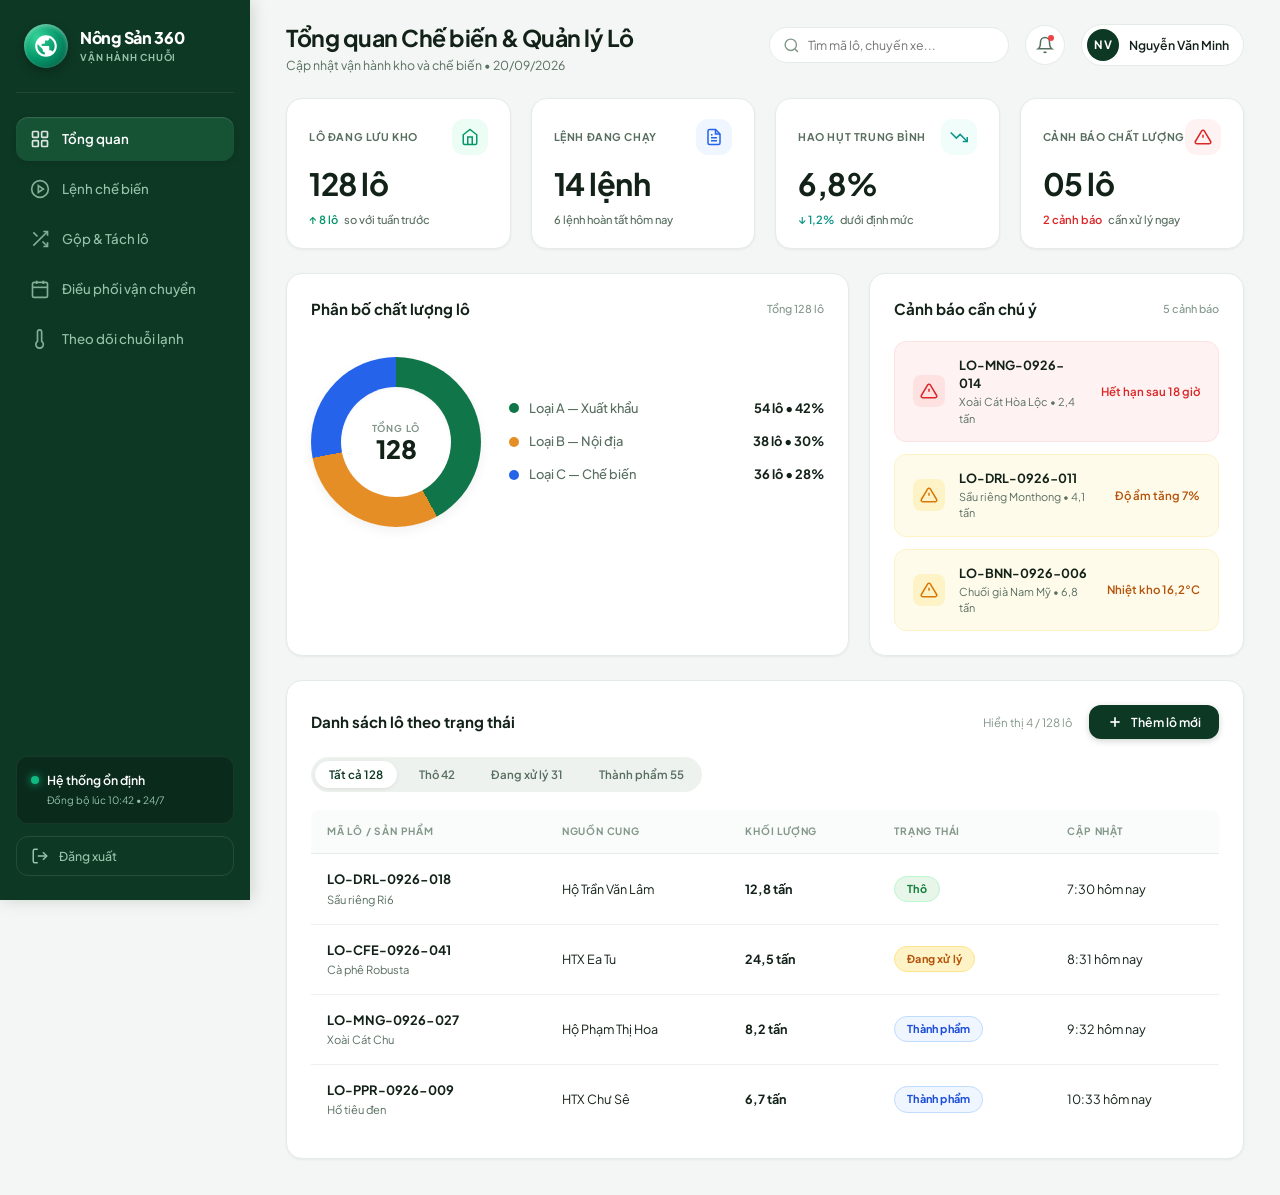
<file: frontend/src/index.html>
<!DOCTYPE html>
<html lang="vi">
<head>
  <meta charset="UTF-8">
  <meta name="viewport" content="width=device-width, initial-scale=1.0">
  <title>Tổng quan Chế biến & Quản lý Lô | Nông Sản 360</title>
  <meta name="description" content="Bảng điều khiển tổng quan vận hành chuỗi nông sản, chế biến và quản lý lô hàng">
  <link rel="stylesheet" href="styles/style.css">
</head>
<body>

  <div class="app-shell">
    <!-- SIDEBAR NAVIGATION -->
    <aside class="sidebar">
      <div class="brand-wrapper">
        <div class="brand-logo">
          <!-- Sprout Leaf Emblem SVG -->
          <svg viewBox="0 0 24 24" fill="currentColor">
            <path d="M12 2C6.48 2 2 6.48 2 12s4.48 10 10 10 10-4.48 10-10S17.52 2 12 2zm-1 17.93c-3.95-.49-7-3.85-7-7.93 0-.62.08-1.21.21-1.79L9 15v1c0 1.1.9 2 2 2v1.93zm6.9-2.54c-.26-.81-1-1.39-1.9-1.39h-1v-3c0-.55-.45-1-1-1H8v-2h2c.55 0 1-.45 1-1V7h2c1.1 0 2-.9 2-2v-.41c2.93 1.19 5 4.06 5 7.41 0 2.08-.8 3.97-2.1 5.39z"/>
          </svg>
        </div>
        <div class="brand-info">
          <span class="brand-name">Nông Sản 360</span>
          <span class="brand-tagline">VẬN HÀNH CHUỖI</span>
        </div>
      </div>

      <nav class="sidebar-nav">
        <!-- 1. Tổng quan -->
        <a href="index.html" class="nav-link active">
          <svg viewBox="0 0 24 24" fill="none" stroke="currentColor" stroke-width="2">
            <rect x="3" y="3" width="7" height="7" rx="1"></rect>
            <rect x="14" y="3" width="7" height="7" rx="1"></rect>
            <rect x="14" y="14" width="7" height="7" rx="1"></rect>
            <rect x="3" y="14" width="7" height="7" rx="1"></rect>
          </svg>
          <span>Tổng quan</span>
        </a>

        <!-- 2. Lệnh chế biến -->
        <a href="pages/che-bien.html" class="nav-link">
          <svg viewBox="0 0 24 24" fill="none" stroke="currentColor" stroke-width="2">
            <circle cx="12" cy="12" r="10"></circle>
            <polygon points="10 8 16 12 10 16 10 8"></polygon>
          </svg>
          <span>Lệnh chế biến</span>
        </a>

        <!-- 3. Gộp & Tách lô -->
        <a href="pages/gop-tach-lo.html" class="nav-link">
          <svg viewBox="0 0 24 24" fill="none" stroke="currentColor" stroke-width="2">
            <polyline points="16 3 21 3 21 8"></polyline>
            <line x1="4" y1="20" x2="21" y2="3"></line>
            <polyline points="21 16 21 21 16 21"></polyline>
            <line x1="15" y1="15" x2="21" y2="21"></line>
            <line x1="4" y1="4" x2="9" y2="9"></line>
          </svg>
          <span>Gộp & Tách lô</span>
        </a>

        <!-- 4. Điều phối vận chuyển -->
        <a href="pages/dieu-phoi.html" class="nav-link">
          <svg viewBox="0 0 24 24" fill="none" stroke="currentColor" stroke-width="2">
            <rect x="3" y="4" width="18" height="18" rx="2" ry="2"></rect>
            <line x1="16" y1="2" x2="16" y2="6"></line>
            <line x1="8" y1="2" x2="8" y2="6"></line>
            <line x1="3" y1="10" x2="21" y2="10"></line>
          </svg>
          <span>Điều phối vận chuyển</span>
        </a>

        <!-- 5. Theo dõi chuỗi lạnh -->
        <a href="pages/chuoi-lanh.html" class="nav-link">
          <svg viewBox="0 0 24 24" fill="none" stroke="currentColor" stroke-width="2">
            <path d="M14 14.76V3.5a2.5 2.5 0 0 0-5 0v11.26a4.5 4.5 0 1 0 5 0z"></path>
          </svg>
          <span>Theo dõi chuỗi lạnh</span>
        </a>
      </nav>

      <!-- Sidebar Footer -->
      <div class="sidebar-footer">
        <div class="system-status-card">
          <div class="status-indicator">
            <span class="status-dot"></span>
            <span>Hệ thống ổn định</span>
          </div>
          <div class="status-time">Đồng bộ lúc 10:42 • 24/7</div>
        </div>

        <a href="login.html" id="logout-btn" class="sidebar-logout-btn" title="Đăng xuất khỏi hệ thống">
          <svg viewBox="0 0 24 24" fill="none" stroke="currentColor" stroke-width="2">
            <path d="M9 21H5a2 2 0 0 1-2-2V5a2 2 0 0 1 2-2h4"></path>
            <polyline points="16 17 21 12 16 7"></polyline>
            <line x1="21" y1="12" x2="9" y2="12"></line>
          </svg>
          <span>Đăng xuất</span>
        </a>
      </div>
    </aside>

    <!-- MAIN WRAPPER -->
    <div class="main-wrapper">
      <!-- TOPBAR HEADER -->
      <header class="top-header">
        <div class="header-title-group">
          <h1>Tổng quan Chế biến & Quản lý Lô</h1>
          <p>Cập nhật vận hành kho và chế biến • 20/09/2026</p>
        </div>

        <div class="header-actions">
          <div class="search-box">
            <svg class="search-icon" viewBox="0 0 24 24" fill="none" stroke="currentColor" stroke-width="2">
              <circle cx="11" cy="11" r="8"></circle>
              <line x1="21" y1="21" x2="16.65" y2="16.65"></line>
            </svg>
            <input type="text" class="search-input" placeholder="Tìm mã lô, chuyến xe...">
          </div>

          <button class="icon-button" title="Thông báo hệ thống">
            <svg width="18" height="18" viewBox="0 0 24 24" fill="none" stroke="currentColor" stroke-width="2">
              <path d="M18 8A6 6 0 0 0 6 8c0 7-3 9-3 9h18s-3-2-3-9"></path>
              <path d="M13.73 21a2 2 0 0 1-3.46 0"></path>
            </svg>
            <span class="notification-badge-dot"></span>
          </button>

          <div class="user-profile-badge" title="Tài khoản cá nhân">
            <div class="user-avatar-circle">NV</div>
            <span class="user-profile-name">Nguyễn Văn Minh</span>
          </div>
        </div>
      </header>

      <!-- MAIN PAGE CONTENT -->
      <main class="page-content">
        <!-- 1. KPI 4 CARDS -->
        <section class="kpi-grid" aria-label="Chỉ số chính">
          <!-- Card 1 -->
          <div class="kpi-card">
            <div class="kpi-header">
              <span class="kpi-label">Lô đang lưu kho</span>
              <div class="kpi-icon-pill kpi-icon-green">
                <svg viewBox="0 0 24 24" fill="none" stroke="currentColor" stroke-width="2">
                  <path d="M3 9l9-7 9 7v11a2 2 0 0 1-2 2H5a2 2 0 0 1-2-2z"></path>
                  <polyline points="9 22 9 12 15 12 15 22"></polyline>
                </svg>
              </div>
            </div>
            <div class="kpi-value">128 lô</div>
            <div class="kpi-trend">
              <span class="trend-up">↑ 8 lô</span>
              <span>so với tuần trước</span>
            </div>
          </div>

          <!-- Card 2 -->
          <div class="kpi-card">
            <div class="kpi-header">
              <span class="kpi-label">Lệnh đang chạy</span>
              <div class="kpi-icon-pill kpi-icon-blue">
                <svg viewBox="0 0 24 24" fill="none" stroke="currentColor" stroke-width="2">
                  <path d="M14 2H6a2 2 0 0 0-2 2v16a2 2 0 0 0 2 2h12a2 2 0 0 0 2-2V8z"></path>
                  <polyline points="14 2 14 8 20 8"></polyline>
                  <line x1="16" y1="13" x2="8" y2="13"></line>
                  <line x1="16" y1="17" x2="8" y2="17"></line>
                  <polyline points="10 9 9 9 8 9"></polyline>
                </svg>
              </div>
            </div>
            <div class="kpi-value">14 lệnh</div>
            <div class="kpi-trend">
              <span>6 lệnh hoàn tất hôm nay</span>
            </div>
          </div>

          <!-- Card 3 -->
          <div class="kpi-card">
            <div class="kpi-header">
              <span class="kpi-label">Hao hụt trung bình</span>
              <div class="kpi-icon-pill kpi-icon-teal">
                <svg viewBox="0 0 24 24" fill="none" stroke="currentColor" stroke-width="2">
                  <polyline points="23 18 13.5 8.5 8.5 13.5 1 6"></polyline>
                  <polyline points="17 18 23 18 23 12"></polyline>
                </svg>
              </div>
            </div>
            <div class="kpi-value">6,8%</div>
            <div class="kpi-trend">
              <span class="trend-down">↓ 1,2%</span>
              <span>dưới định mức</span>
            </div>
          </div>

          <!-- Card 4 -->
          <div class="kpi-card">
            <div class="kpi-header">
              <span class="kpi-label">Cảnh báo chất lượng</span>
              <div class="kpi-icon-pill kpi-icon-red">
                <svg viewBox="0 0 24 24" fill="none" stroke="currentColor" stroke-width="2">
                  <path d="M10.29 3.86L1.82 18a2 2 0 0 0 1.71 3h16.94a2 2 0 0 0 1.71-3L13.71 3.86a2 2 0 0 0-3.42 0z"></path>
                  <line x1="12" y1="9" x2="12" y2="13"></line>
                  <line x1="12" y1="17" x2="12.01" y2="17"></line>
                </svg>
              </div>
            </div>
            <div class="kpi-value">05 lô</div>
            <div class="kpi-trend">
              <span class="trend-alert">2 cảnh báo</span>
              <span>cần xử lý ngay</span>
            </div>
          </div>
        </section>

        <!-- 2. MIDDLE 2-COLUMN SECTION: DONUT CHART & ALERTS -->
        <section class="dashboard-middle-grid">
          <!-- Phân bố chất lượng lô (Donut Chart Pure CSS) -->
          <div class="content-card">
            <div class="card-title-row">
              <h2 class="card-title">Phân bố chất lượng lô</h2>
              <span class="card-subtitle-badge">Tổng 128 lô</span>
            </div>

            <div class="chart-container">
              <div class="donut-chart-wrapper">
                <div class="donut-hole">
                  <span class="donut-label-small">TỔNG LÔ</span>
                  <span class="donut-label-large">128</span>
                </div>
              </div>

              <div class="chart-legend">
                <div class="legend-item">
                  <div class="legend-info">
                    <span class="legend-color-dot dot-green"></span>
                    <span class="legend-name">Loại A — Xuất khẩu</span>
                  </div>
                  <span class="legend-value">54 lô • 42%</span>
                </div>

                <div class="legend-item">
                  <div class="legend-info">
                    <span class="legend-color-dot dot-orange"></span>
                    <span class="legend-name">Loại B — Nội địa</span>
                  </div>
                  <span class="legend-value">38 lô • 30%</span>
                </div>

                <div class="legend-item">
                  <div class="legend-info">
                    <span class="legend-color-dot dot-blue"></span>
                    <span class="legend-name">Loại C — Chế biến</span>
                  </div>
                  <span class="legend-value">36 lô • 28%</span>
                </div>
              </div>
            </div>
          </div>

          <!-- Cảnh báo cần chú ý -->
          <div class="content-card">
            <div class="card-title-row">
              <h2 class="card-title">Cảnh báo cần chú ý</h2>
              <span class="card-subtitle-badge">5 cảnh báo</span>
            </div>

            <div class="alert-items-list">
              <!-- Cảnh báo 1 (Đỏ) -->
              <div class="alert-item-card alert-red">
                <div class="alert-left">
                  <div class="alert-icon-box">
                    <svg viewBox="0 0 24 24" fill="none" stroke="currentColor" stroke-width="2">
                      <path d="M10.29 3.86L1.82 18a2 2 0 0 0 1.71 3h16.94a2 2 0 0 0 1.71-3L13.71 3.86a2 2 0 0 0-3.42 0z"></path>
                      <line x1="12" y1="9" x2="12" y2="13"></line>
                      <line x1="12" y1="17" x2="12.01" y2="17"></line>
                    </svg>
                  </div>
                  <div>
                    <div class="alert-title-main">LO-MNG-0926-014</div>
                    <div class="alert-title-sub">Xoài Cát Hòa Lộc • 2,4 tấn</div>
                  </div>
                </div>
                <div class="alert-right-badge">Hết hạn sau 18 giờ</div>
              </div>

              <!-- Cảnh báo 2 (Vàng) -->
              <div class="alert-item-card alert-yellow">
                <div class="alert-left">
                  <div class="alert-icon-box">
                    <svg viewBox="0 0 24 24" fill="none" stroke="currentColor" stroke-width="2">
                      <path d="M10.29 3.86L1.82 18a2 2 0 0 0 1.71 3h16.94a2 2 0 0 0 1.71-3L13.71 3.86a2 2 0 0 0-3.42 0z"></path>
                      <line x1="12" y1="9" x2="12" y2="13"></line>
                      <line x1="12" y1="17" x2="12.01" y2="17"></line>
                    </svg>
                  </div>
                  <div>
                    <div class="alert-title-main">LO-DRL-0926-011</div>
                    <div class="alert-title-sub">Sầu riêng Monthong • 4,1 tấn</div>
                  </div>
                </div>
                <div class="alert-right-badge">Độ ẩm tăng 7%</div>
              </div>

              <!-- Cảnh báo 3 (Vàng) -->
              <div class="alert-item-card alert-yellow">
                <div class="alert-left">
                  <div class="alert-icon-box">
                    <svg viewBox="0 0 24 24" fill="none" stroke="currentColor" stroke-width="2">
                      <path d="M10.29 3.86L1.82 18a2 2 0 0 0 1.71 3h16.94a2 2 0 0 0 1.71-3L13.71 3.86a2 2 0 0 0-3.42 0z"></path>
                      <line x1="12" y1="9" x2="12" y2="13"></line>
                      <line x1="12" y1="17" x2="12.01" y2="17"></line>
                    </svg>
                  </div>
                  <div>
                    <div class="alert-title-main">LO-BNN-0926-006</div>
                    <div class="alert-title-sub">Chuối già Nam Mỹ • 6,8 tấn</div>
                  </div>
                </div>
                <div class="alert-right-badge">Nhiệt kho 16,2°C</div>
              </div>
            </div>
          </div>
        </section>

        <!-- 3. BOTTOM SECTION: DANH SÁCH LÔ THEO TRẠNG THÁI -->
        <section class="content-card">
          <div class="table-section-header">
            <div>
              <h2 class="card-title">Danh sách lô theo trạng thái</h2>
            </div>

            <div class="table-action-group">
              <span class="table-count-text">Hiển thị 4 / 128 lô</span>
              <button class="btn-primary">
                <svg width="16" height="16" viewBox="0 0 24 24" fill="none" stroke="currentColor" stroke-width="2.5">
                  <line x1="12" y1="5" x2="12" y2="19"></line>
                  <line x1="5" y1="12" x2="19" y2="12"></line>
                </svg>
                <span>Thêm lô mới</span>
              </button>
            </div>
          </div>

          <!-- Filter Pills Row -->
          <div style="margin-bottom: 18px;">
            <div class="filter-pills-group" style="display: inline-flex;">
              <button class="filter-pill active">Tất cả 128</button>
              <button class="filter-pill">Thô 42</button>
              <button class="filter-pill">Đang xử lý 31</button>
              <button class="filter-pill">Thành phẩm 55</button>
            </div>
          </div>

          <!-- Data Table -->
          <div class="table-responsive">
            <table class="custom-table">
              <thead>
                <tr>
                  <th>Mã lô / Sản phẩm</th>
                  <th>Nguồn cung</th>
                  <th>Khối lượng</th>
                  <th>Trạng thái</th>
                  <th>Cập nhật</th>
                </tr>
              </thead>
              <tbody>
                <!-- Row 1 -->
                <tr>
                  <td>
                    <div class="table-code-cell">
                      <span class="item-code">LO-DRL-0926-018</span>
                      <span class="item-subname">Sầu riêng Ri6</span>
                    </div>
                  </td>
                  <td>Hộ Trần Văn Lâm</td>
                  <td><strong>12,8 tấn</strong></td>
                  <td><span class="status-badge badge-green">Thô</span></td>
                  <td>7:30 hôm nay</td>
                </tr>

                <!-- Row 2 -->
                <tr>
                  <td>
                    <div class="table-code-cell">
                      <span class="item-code">LO-CFE-0926-041</span>
                      <span class="item-subname">Cà phê Robusta</span>
                    </div>
                  </td>
                  <td>HTX Ea Tu</td>
                  <td><strong>24,5 tấn</strong></td>
                  <td><span class="status-badge badge-amber">Đang xử lý</span></td>
                  <td>8:31 hôm nay</td>
                </tr>

                <!-- Row 3 -->
                <tr>
                  <td>
                    <div class="table-code-cell">
                      <span class="item-code">LO-MNG-0926-027</span>
                      <span class="item-subname">Xoài Cát Chu</span>
                    </div>
                  </td>
                  <td>Hộ Phạm Thị Hoa</td>
                  <td><strong>8,2 tấn</strong></td>
                  <td><span class="status-badge badge-blue">Thành phẩm</span></td>
                  <td>9:32 hôm nay</td>
                </tr>

                <!-- Row 4 -->
                <tr>
                  <td>
                    <div class="table-code-cell">
                      <span class="item-code">LO-PPR-0926-009</span>
                      <span class="item-subname">Hồ tiêu đen</span>
                    </div>
                  </td>
                  <td>HTX Chư Sê</td>
                  <td><strong>6,7 tấn</strong></td>
                  <td><span class="status-badge badge-blue">Thành phẩm</span></td>
                  <td>10:33 hôm nay</td>
                </tr>
              </tbody>
            </table>
          </div>
        </section>
      </main>
    </div>
  </div>
  <script>
    document.getElementById('logout-btn').addEventListener('click', function(e) {
      e.preventDefault(); // Chặn chuyển trang mặc định để xóa data trước

      // Xóa toàn bộ dữ liệu đăng nhập
      localStorage.clear();   
      sessionStorage.clear(); 

      // Sau đó mới chuyển hướng sang login
      window.location.href = 'login.html';
    });
  </script>
</body>
</html>
</file>
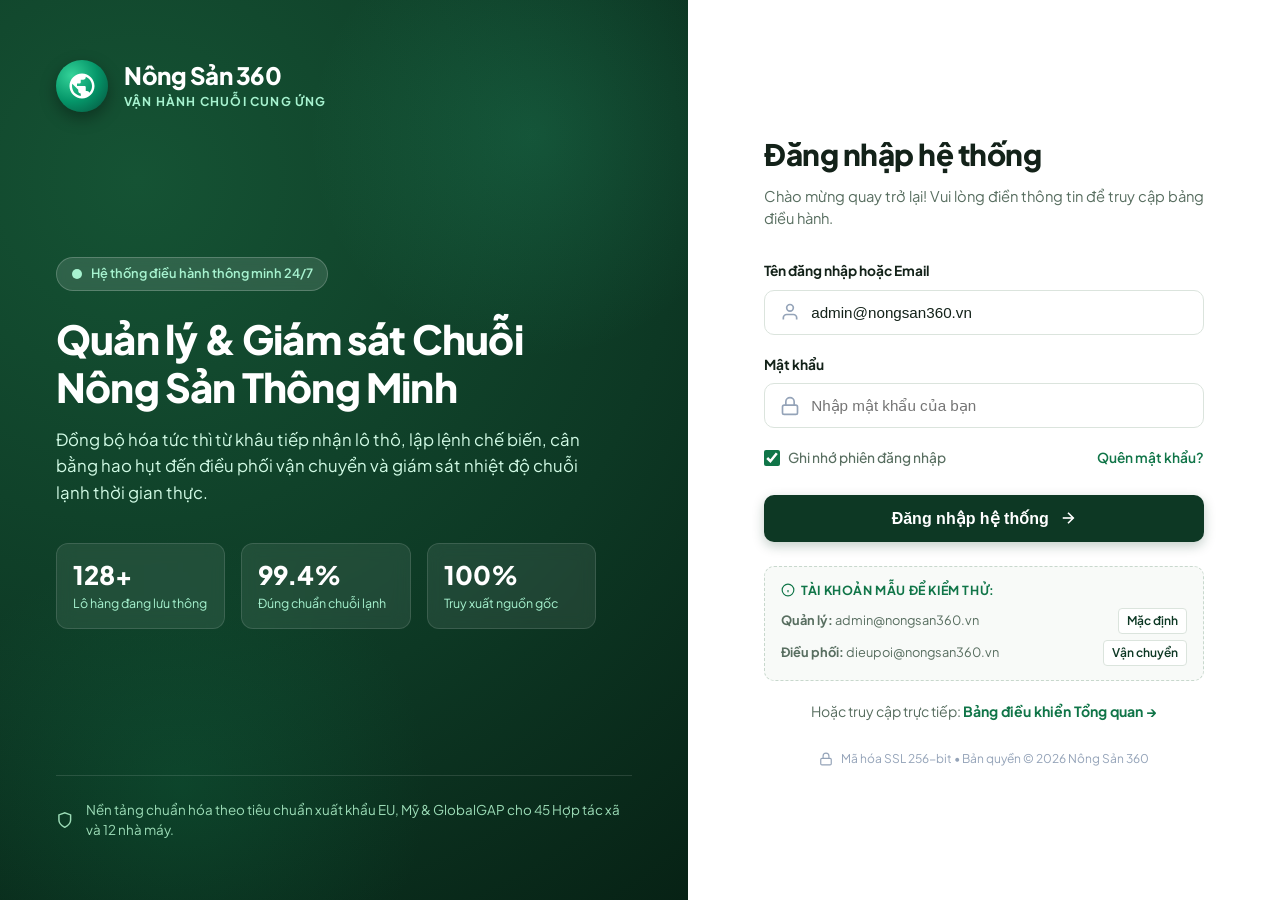
<file: frontend/src/login.html>
<!DOCTYPE html>
<html lang="vi">
<head>
  <meta charset="UTF-8">
  <meta name="viewport" content="width=device-width, initial-scale=1.0">
  <title>Đăng nhập | Nông Sản 360 - Vận Hành Chuỗi Nông Sản</title>
  <meta name="description" content="Hệ thống điều hành, quản lý chế biến, phân loại và giám sát chuỗi lạnh nông sản Nông Sản 360">
  <link rel="stylesheet" href="styles/login.css">
</head>
<body class="login-page-body">

  <main class="login-container">
    <!-- CỘT BÊN TRÁI: BANNER NÔNG NGHIỆP CÔNG NGHỆ CAO -->
    <section class="login-hero-side" aria-label="Giới thiệu hệ thống">
      <div class="hero-brand-top">
        <div class="hero-logo-box">
          <!-- Logo Sprout Leaf SVG -->
          <svg viewBox="0 0 24 24" fill="currentColor">
            <path d="M12 2C6.48 2 2 6.48 2 12s4.48 10 10 10 10-4.48 10-10S17.52 2 12 2zm-1 17.93c-3.95-.49-7-3.85-7-7.93 0-.62.08-1.21.21-1.79L9 15v1c0 1.1.9 2 2 2v1.93zm6.9-2.54c-.26-.81-1-1.39-1.9-1.39h-1v-3c0-.55-.45-1-1-1H8v-2h2c.55 0 1-.45 1-1V7h2c1.1 0 2-.9 2-2v-.41c2.93 1.19 5 4.06 5 7.41 0 2.08-.8 3.97-2.1 5.39z"/>
          </svg>
        </div>
        <div>
          <h1 class="hero-brand-title">Nông Sản 360</h1>
          <p class="hero-brand-sub">VẬN HÀNH CHUỖI CUNG ỨNG</p>
        </div>
      </div>

      <div class="hero-main-content">
        <div class="hero-badge-pill">
          <svg width="12" height="12" viewBox="0 0 24 24" fill="currentColor">
            <circle cx="12" cy="12" r="10" />
          </svg>
          Hệ thống điều hành thông minh 24/7
        </div>
        <h2 class="hero-title">Quản lý & Giám sát Chuỗi Nông Sản Thông Minh</h2>
        <p class="hero-desc">
          Đồng bộ hóa tức thì từ khâu tiếp nhận lô thô, lập lệnh chế biến, cân bằng hao hụt đến điều phối vận chuyển và giám sát nhiệt độ chuỗi lạnh thời gian thực.
        </p>

        <div class="hero-stats-grid">
          <div class="hero-stat-card">
            <div class="hero-stat-number">128+</div>
            <div class="hero-stat-desc">Lô hàng đang lưu thông</div>
          </div>
          <div class="hero-stat-card">
            <div class="hero-stat-number">99.4%</div>
            <div class="hero-stat-desc">Đúng chuẩn chuỗi lạnh</div>
          </div>
          <div class="hero-stat-card">
            <div class="hero-stat-number">100%</div>
            <div class="hero-stat-desc">Truy xuất nguồn gốc</div>
          </div>
        </div>
      </div>

      <div class="hero-footer-quote">
        <svg width="20" height="20" viewBox="0 0 24 24" fill="none" stroke="currentColor" stroke-width="2">
          <path d="M12 22s8-4 8-10V5l-8-3-8 3v7c0 6 8 10 8 10z"/>
        </svg>
        <span>Nền tảng chuẩn hóa theo tiêu chuẩn xuất khẩu EU, Mỹ & GlobalGAP cho 45 Hợp tác xã và 12 nhà máy.</span>
      </div>
    </section>

    <!-- CỘT BÊN PHẢI: FORM ĐĂNG NHẬP -->
    <section class="login-form-side" aria-label="Biểu mẫu đăng nhập">
      <div class="login-form-card">
        <div class="login-header-group">
          <h2 class="login-title">Đăng nhập hệ thống</h2>
          <p class="login-subtitle">Chào mừng quay trở lại! Vui lòng điền thông tin để truy cập bảng điều hành.</p>
        </div>

        <!-- Form HTML thuần kết nối thẳng vào index.html -->
        <form class="login-form" action="index.html" method="get">
          <div class="form-group">
            <label class="form-label" for="username">Tên đăng nhập hoặc Email</label>
            <div class="input-icon-wrapper">
              <svg class="input-icon-left" viewBox="0 0 24 24" fill="none" stroke="currentColor" stroke-width="2">
                <path d="M20 21v-2a4 4 0 0 0-4-4H8a4 4 0 0 0-4 4v2"></path>
                <circle cx="12" cy="7" r="4"></circle>
              </svg>
              <input 
                type="text" 
                id="username" 
                name="username" 
                class="form-input" 
                placeholder="admin@nongsan360.vn" 
                value="admin@nongsan360.vn" 
                required
              >
            </div>
          </div>

          <div class="form-group">
            <label class="form-label" for="password">Mật khẩu</label>
            <div class="input-icon-wrapper">
              <svg class="input-icon-left" viewBox="0 0 24 24" fill="none" stroke="currentColor" stroke-width="2">
                <rect x="3" y="11" width="18" height="11" rx="2" ry="2"></rect>
                <path d="M7 11V7a5 5 0 0 1 10 0v4"></path>
              </svg>
              <input 
                type="password" 
                id="password" 
                name="password" 
                class="form-input" 
                placeholder="Nhập mật khẩu của bạn" 
                value="••••••••" 
                required
              >
            </div>
          </div>

          <div class="form-options-row">
            <label class="checkbox-label" for="remember">
              <input type="checkbox" id="remember" name="remember" class="checkbox-custom" checked>
              <span>Ghi nhớ phiên đăng nhập</span>
            </label>
            <a href="#" class="forgot-password-link">Quên mật khẩu?</a>
          </div>

          <button type="submit" class="btn-login-submit">
            <span>Đăng nhập hệ thống</span>
            <svg viewBox="0 0 24 24" fill="none" stroke="currentColor" stroke-width="2.2">
              <line x1="5" y1="12" x2="19" y2="12"></line>
              <polyline points="12 5 19 12 12 19"></polyline>
            </svg>
          </button>
        </form>

        <!-- Hộp thông tin tài khoản mẫu để trải nghiệm nhanh -->
        <div class="demo-accounts-box">
          <div class="demo-title">
            <svg width="14" height="14" viewBox="0 0 24 24" fill="none" stroke="currentColor" stroke-width="2">
              <circle cx="12" cy="12" r="10"></circle>
              <line x1="12" y1="16" x2="12" y2="12"></line>
              <line x1="12" y1="8" x2="12.01" y2="8"></line>
            </svg>
            Tài khoản mẫu để kiểm thử:
          </div>
          <div class="demo-credentials">
            <div class="demo-item">
              <span><strong>Quản lý:</strong> admin@nongsan360.vn</span>
              <span class="demo-pill-btn">Mặc định</span>
            </div>
            <div class="demo-item">
              <span><strong>Điều phối:</strong> dieupoi@nongsan360.vn</span>
              <span class="demo-pill-btn">Vận chuyển</span>
            </div>
          </div>
        </div>

        <div class="direct-access-link">
          <span>Hoặc truy cập trực tiếp: </span>
          <a href="index.html">Bảng điều khiển Tổng quan →</a>
        </div>

        <footer class="login-legal-footer">
          <svg width="14" height="14" viewBox="0 0 24 24" fill="none" stroke="currentColor" stroke-width="2">
            <rect x="3" y="11" width="18" height="11" rx="2" ry="2"></rect>
            <path d="M7 11V7a5 5 0 0 1 10 0v4"></path>
          </svg>
          Mã hóa SSL 256-bit • Bản quyền © 2026 Nông Sản 360
        </footer>
      </div>
    </section>
  </main>

  <script src="services/api.js"></script>
  <script src="login.js"></script>
</body>
</html>
</file>
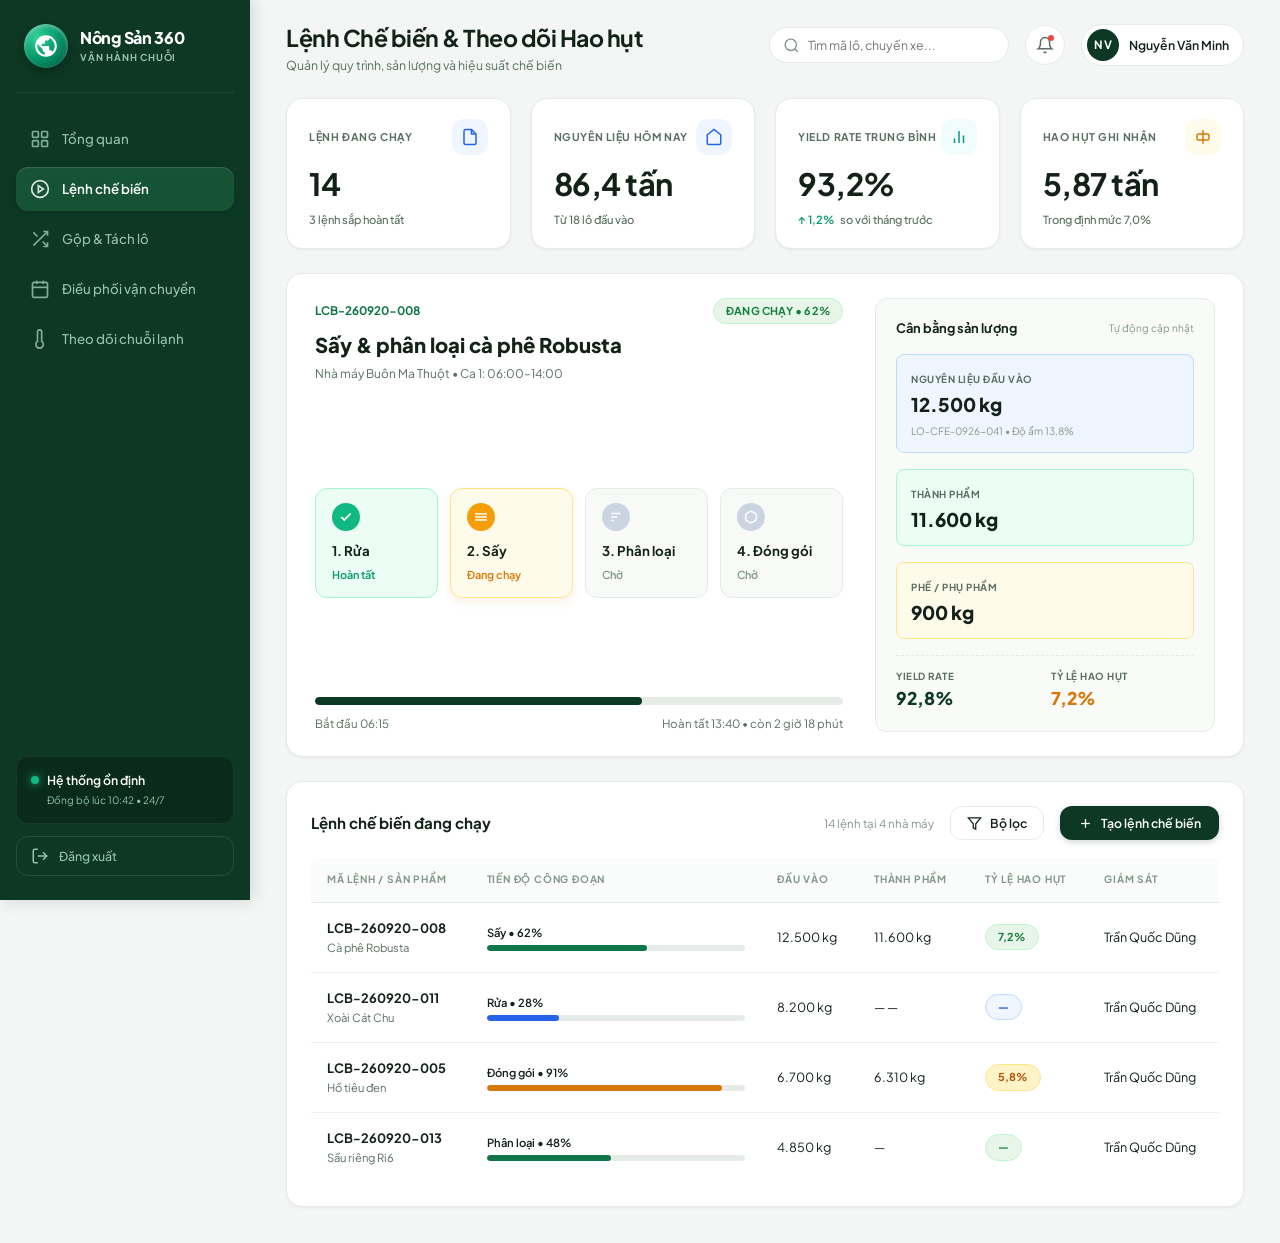
<file: frontend/src/pages/che-bien.html>
<!DOCTYPE html>
<html lang="vi">
<head>
  <meta charset="UTF-8">
  <meta name="viewport" content="width=device-width, initial-scale=1.0">
  <title>Lệnh Chế biến & Theo dõi Hao hụt | Nông Sản 360</title>
  <link rel="stylesheet" href="../styles/style.css">
</head>
<body>

  <div class="app-shell">
    <!-- SIDEBAR -->
    <aside class="sidebar">
      <div class="brand-wrapper">
        <div class="brand-logo">
          <svg viewBox="0 0 24 24" fill="currentColor">
            <path d="M12 2C6.48 2 2 6.48 2 12s4.48 10 10 10 10-4.48 10-10S17.52 2 12 2zm-1 17.93c-3.95-.49-7-3.85-7-7.93 0-.62.08-1.21.21-1.79L9 15v1c0 1.1.9 2 2 2v1.93zm6.9-2.54c-.26-.81-1-1.39-1.9-1.39h-1v-3c0-.55-.45-1-1-1H8v-2h2c.55 0 1-.45 1-1V7h2c1.1 0 2-.9 2-2v-.41c2.93 1.19 5 4.06 5 7.41 0 2.08-.8 3.97-2.1 5.39z"/>
          </svg>
        </div>
        <div class="brand-info">
          <span class="brand-name">Nông Sản 360</span>
          <span class="brand-tagline">VẬN HÀNH CHUỖI</span>
        </div>
      </div>

      <nav class="sidebar-nav">
        <a href="../index.html" class="nav-link">
          <svg viewBox="0 0 24 24" fill="none" stroke="currentColor" stroke-width="2">
            <rect x="3" y="3" width="7" height="7" rx="1"></rect>
            <rect x="14" y="3" width="7" height="7" rx="1"></rect>
            <rect x="14" y="14" width="7" height="7" rx="1"></rect>
            <rect x="3" y="14" width="7" height="7" rx="1"></rect>
          </svg>
          <span>Tổng quan</span>
        </a>

        <a href="che-bien.html" class="nav-link active">
          <svg viewBox="0 0 24 24" fill="none" stroke="currentColor" stroke-width="2">
            <circle cx="12" cy="12" r="10"></circle>
            <polygon points="10 8 16 12 10 16 10 8"></polygon>
          </svg>
          <span>Lệnh chế biến</span>
        </a>

        <a href="gop-tach-lo.html" class="nav-link">
          <svg viewBox="0 0 24 24" fill="none" stroke="currentColor" stroke-width="2">
            <polyline points="16 3 21 3 21 8"></polyline>
            <line x1="4" y1="20" x2="21" y2="3"></line>
            <polyline points="21 16 21 21 16 21"></polyline>
            <line x1="15" y1="15" x2="21" y2="21"></line>
            <line x1="4" y1="4" x2="9" y2="9"></line>
          </svg>
          <span>Gộp & Tách lô</span>
        </a>

        <a href="dieu-phoi.html" class="nav-link">
          <svg viewBox="0 0 24 24" fill="none" stroke="currentColor" stroke-width="2">
            <rect x="3" y="4" width="18" height="18" rx="2" ry="2"></rect>
            <line x1="16" y1="2" x2="16" y2="6"></line>
            <line x1="8" y1="2" x2="8" y2="6"></line>
            <line x1="3" y1="10" x2="21" y2="10"></line>
          </svg>
          <span>Điều phối vận chuyển</span>
        </a>

        <a href="chuoi-lanh.html" class="nav-link">
          <svg viewBox="0 0 24 24" fill="none" stroke="currentColor" stroke-width="2">
            <path d="M14 14.76V3.5a2.5 2.5 0 0 0-5 0v11.26a4.5 4.5 0 1 0 5 0z"></path>
          </svg>
          <span>Theo dõi chuỗi lạnh</span>
        </a>
      </nav>

      <div class="sidebar-footer">
        <div class="system-status-card">
          <div class="status-indicator">
            <span class="status-dot"></span>
            <span>Hệ thống ổn định</span>
          </div>
          <div class="status-time">Đồng bộ lúc 10:42 • 24/7</div>
        </div>

        <a href="../login.html" class="sidebar-logout-btn">
          <svg viewBox="0 0 24 24" fill="none" stroke="currentColor" stroke-width="2">
            <path d="M9 21H5a2 2 0 0 1-2-2V5a2 2 0 0 1 2-2h4"></path>
            <polyline points="16 17 21 12 16 7"></polyline>
            <line x1="21" y1="12" x2="9" y2="12"></line>
          </svg>
          <span>Đăng xuất</span>
        </a>
      </div>
    </aside>

    <!-- MAIN CONTENT -->
    <div class="main-wrapper">
      <header class="top-header">
        <div class="header-title-group">
          <h1>Lệnh Chế biến & Theo dõi Hao hụt</h1>
          <p>Quản lý quy trình, sản lượng và hiệu suất chế biến</p>
        </div>

        <div class="header-actions">
          <div class="search-box">
            <svg class="search-icon" viewBox="0 0 24 24" fill="none" stroke="currentColor" stroke-width="2">
              <circle cx="11" cy="11" r="8"></circle>
              <line x1="21" y1="21" x2="16.65" y2="16.65"></line>
            </svg>
            <input type="text" class="search-input" placeholder="Tìm mã lô, chuyến xe...">
          </div>

          <button class="icon-button">
            <svg width="18" height="18" viewBox="0 0 24 24" fill="none" stroke="currentColor" stroke-width="2">
              <path d="M18 8A6 6 0 0 0 6 8c0 7-3 9-3 9h18s-3-2-3-9"></path>
              <path d="M13.73 21a2 2 0 0 1-3.46 0"></path>
            </svg>
            <span class="notification-badge-dot"></span>
          </button>

          <div class="user-profile-badge">
            <div class="user-avatar-circle">NV</div>
            <span class="user-profile-name">Nguyễn Văn Minh</span>
          </div>
        </div>
      </header>

      <main class="page-content">
        <!-- 4 KPI CARDS -->
        <section class="kpi-grid">
          <div class="kpi-card">
            <div class="kpi-header">
              <span class="kpi-label">Lệnh đang chạy</span>
              <div class="kpi-icon-pill kpi-icon-blue">
                <svg viewBox="0 0 24 24" fill="none" stroke="currentColor" stroke-width="2">
                  <path d="M14 2H6a2 2 0 0 0-2 2v16a2 2 0 0 0 2 2h12a2 2 0 0 0 2-2V8z"></path>
                  <polyline points="14 2 14 8 20 8"></polyline>
                </svg>
              </div>
            </div>
            <div class="kpi-value">14</div>
            <div class="kpi-trend"><span>3 lệnh sắp hoàn tất</span></div>
          </div>

          <div class="kpi-card">
            <div class="kpi-header">
              <span class="kpi-label">Nguyên liệu hôm nay</span>
              <div class="kpi-icon-pill kpi-icon-blue">
                <svg viewBox="0 0 24 24" fill="none" stroke="currentColor" stroke-width="2">
                  <path d="M3 9l9-7 9 7v11a2 2 0 0 1-2 2H5a2 2 0 0 1-2-2z"></path>
                </svg>
              </div>
            </div>
            <div class="kpi-value">86,4 tấn</div>
            <div class="kpi-trend"><span>Từ 18 lô đầu vào</span></div>
          </div>

          <div class="kpi-card">
            <div class="kpi-header">
              <span class="kpi-label">Yield Rate trung bình</span>
              <div class="kpi-icon-pill kpi-icon-teal">
                <svg viewBox="0 0 24 24" fill="none" stroke="currentColor" stroke-width="2">
                  <line x1="18" y1="20" x2="18" y2="10"></line>
                  <line x1="12" y1="20" x2="12" y2="4"></line>
                  <line x1="6" y1="20" x2="6" y2="14"></line>
                </svg>
              </div>
            </div>
            <div class="kpi-value">93,2%</div>
            <div class="kpi-trend"><span class="trend-up">↑ 1,2%</span> <span>so với tháng trước</span></div>
          </div>

          <div class="kpi-card">
            <div class="kpi-header">
              <span class="kpi-label">Hao hụt ghi nhận</span>
              <div class="kpi-icon-pill kpi-icon-amber">
                <svg viewBox="0 0 24 24" fill="none" stroke="currentColor" stroke-width="2">
                  <path d="M12 3v18"></path>
                  <rect x="4" y="8" width="16" height="8" rx="2"></rect>
                </svg>
              </div>
            </div>
            <div class="kpi-value">5,87 tấn</div>
            <div class="kpi-trend"><span>Trong định mức 7,0%</span></div>
          </div>
        </section>

        <!-- ACTIVE ORDER FOCUS BANNER (IMAGE 2) -->
        <section class="order-focus-card">
          <div class="order-main-info">
            <div>
              <div class="order-headline">
                <span class="order-code-tag">LCB-260920-008</span>
                <span class="status-badge badge-green">ĐANG CHẠY • 62%</span>
              </div>
              <h2 class="order-name">Sấy & phân loại cà phê Robusta</h2>
              <p class="order-meta-text">Nhà máy Buôn Ma Thuột • Ca 1: 06:00–14:00</p>
            </div>

            <!-- 4 Step Process Timeline -->
            <div class="steps-timeline-row">
              <!-- Step 1 -->
              <div class="step-card step-completed">
                <div class="step-icon-badge">
                  <svg width="14" height="14" viewBox="0 0 24 24" fill="none" stroke="currentColor" stroke-width="3">
                    <polyline points="20 6 9 17 4 12"></polyline>
                  </svg>
                </div>
                <div class="step-title">1. Rửa</div>
                <div class="step-status">Hoàn tất</div>
              </div>

              <!-- Step 2 -->
              <div class="step-card step-active">
                <div class="step-icon-badge">
                  <svg width="14" height="14" viewBox="0 0 24 24" fill="none" stroke="currentColor" stroke-width="2.5">
                    <path d="M2 12h20M2 17h20M2 7h20"></path>
                  </svg>
                </div>
                <div class="step-title">2. Sấy</div>
                <div class="step-status">Đang chạy</div>
              </div>

              <!-- Step 3 -->
              <div class="step-card step-pending">
                <div class="step-icon-badge">
                  <svg width="14" height="14" viewBox="0 0 24 24" fill="none" stroke="currentColor" stroke-width="2.5">
                    <line x1="4" y1="6" x2="20" y2="6"></line>
                    <line x1="4" y1="12" x2="14" y2="12"></line>
                    <line x1="4" y1="18" x2="8" y2="18"></line>
                  </svg>
                </div>
                <div class="step-title">3. Phân loại</div>
                <div class="step-status">Chờ</div>
              </div>

              <!-- Step 4 -->
              <div class="step-card step-pending">
                <div class="step-icon-badge">
                  <svg width="14" height="14" viewBox="0 0 24 24" fill="none" stroke="currentColor" stroke-width="2.5">
                    <path d="M21 16V8a2 2 0 0 0-1-1.73l-7-4a2 2 0 0 0-2 0l-7 4A2 2 0 0 0 3 8v8a2 2 0 0 0 1 1.73l7 4a2 2 0 0 0 2 0l7-4A2 2 0 0 0 21 16z"></path>
                  </svg>
                </div>
                <div class="step-title">4. Đóng gói</div>
                <div class="step-status">Chờ</div>
              </div>
            </div>

            <!-- Progress Bar -->
            <div>
              <div class="order-progress-track">
                <div class="order-progress-bar" style="width: 62%;"></div>
              </div>
              <div class="order-time-row">
                <span>Bắt đầu 06:15</span>
                <span>Hoàn tất 13:40 • còn 2 giờ 18 phút</span>
              </div>
            </div>
          </div>

          <!-- Right Yield Balance Panel -->
          <div class="yield-balance-panel">
            <div class="yield-panel-title">
              <span>Cân bằng sản lượng</span>
              <span class="yield-subtext">Tự động cập nhật</span>
            </div>

            <div class="yield-stat-box yield-box-in">
              <span class="yield-stat-label">Nguyên liệu đầu vào</span>
              <div class="yield-stat-val">12.500 kg</div>
              <span class="yield-stat-sub">LO-CFE-0926-041 • Độ ẩm 13,8%</span>
            </div>

            <div class="yield-stat-box yield-box-out">
              <span class="yield-stat-label">Thành phẩm</span>
              <div class="yield-stat-val">11.600 kg</div>
            </div>

            <div class="yield-stat-box yield-box-loss">
              <span class="yield-stat-label">Phế / Phụ phẩm</span>
              <div class="yield-stat-val">900 kg</div>
            </div>

            <div class="yield-metrics-summary">
              <div>
                <span class="yield-stat-label">Yield Rate</span>
                <div class="metric-num-highlight">92,8%</div>
              </div>
              <div>
                <span class="yield-stat-label">Tỷ lệ hao hụt</span>
                <div class="metric-num-loss">7,2%</div>
              </div>
            </div>
          </div>
        </section>

        <!-- TABLE LỆNH CHẾ BIẾN ĐANG CHẠY -->
        <section class="content-card">
          <div class="table-section-header">
            <div>
              <h2 class="card-title">Lệnh chế biến đang chạy</h2>
            </div>

            <div class="table-action-group">
              <span class="table-count-text">14 lệnh tại 4 nhà máy</span>
              <button class="btn-secondary">
                <svg width="15" height="15" viewBox="0 0 24 24" fill="none" stroke="currentColor" stroke-width="2">
                  <polygon points="22 3 2 3 10 12.46 10 19 14 21 14 12.46 22 3"></polygon>
                </svg>
                <span>Bộ lọc</span>
              </button>
              <button class="btn-primary">
                <svg width="15" height="15" viewBox="0 0 24 24" fill="none" stroke="currentColor" stroke-width="2">
                  <line x1="12" y1="5" x2="12" y2="19"></line>
                  <line x1="5" y1="12" x2="19" y2="12"></line>
                </svg>
                <span>Tạo lệnh chế biến</span>
              </button>
            </div>
          </div>

          <div class="table-responsive">
            <table class="custom-table">
              <thead>
                <tr>
                  <th>Mã lệnh / Sản phẩm</th>
                  <th style="width: 32%;">Tiến độ công đoạn</th>
                  <th>Đầu vào</th>
                  <th>Thành phẩm</th>
                  <th>Tỷ lệ hao hụt</th>
                  <th>Giám sát</th>
                </tr>
              </thead>
              <tbody>
                <tr>
                  <td>
                    <div class="table-code-cell">
                      <span class="item-code">LCB-260920-008</span>
                      <span class="item-subname">Cà phê Robusta</span>
                    </div>
                  </td>
                  <td>
                    <div style="display: flex; flex-direction: column; gap: 4px;">
                      <span style="font-size: 0.8rem; font-weight: 600;">Sấy • 62%</span>
                      <div class="order-progress-track" style="margin: 0; height: 6px;">
                        <div class="order-progress-bar" style="width: 62%; background-color: #107548;"></div>
                      </div>
                    </div>
                  </td>
                  <td>12.500 kg</td>
                  <td>11.600 kg</td>
                  <td><span class="status-badge badge-green">7,2%</span></td>
                  <td>Trần Quốc Dũng</td>
                </tr>

                <tr>
                  <td>
                    <div class="table-code-cell">
                      <span class="item-code">LCB-260920-011</span>
                      <span class="item-subname">Xoài Cát Chu</span>
                    </div>
                  </td>
                  <td>
                    <div style="display: flex; flex-direction: column; gap: 4px;">
                      <span style="font-size: 0.8rem; font-weight: 600;">Rửa • 28%</span>
                      <div class="order-progress-track" style="margin: 0; height: 6px;">
                        <div class="order-progress-bar" style="width: 28%; background-color: #2563eb;"></div>
                      </div>
                    </div>
                  </td>
                  <td>8.200 kg</td>
                  <td>— —</td>
                  <td><span class="status-badge badge-blue">—</span></td>
                  <td>Trần Quốc Dũng</td>
                </tr>

                <tr>
                  <td>
                    <div class="table-code-cell">
                      <span class="item-code">LCB-260920-005</span>
                      <span class="item-subname">Hồ tiêu đen</span>
                    </div>
                  </td>
                  <td>
                    <div style="display: flex; flex-direction: column; gap: 4px;">
                      <span style="font-size: 0.8rem; font-weight: 600;">Đóng gói • 91%</span>
                      <div class="order-progress-track" style="margin: 0; height: 6px;">
                        <div class="order-progress-bar" style="width: 91%; background-color: #d97706;"></div>
                      </div>
                    </div>
                  </td>
                  <td>6.700 kg</td>
                  <td>6.310 kg</td>
                  <td><span class="status-badge badge-amber">5,8%</span></td>
                  <td>Trần Quốc Dũng</td>
                </tr>

                <tr>
                  <td>
                    <div class="table-code-cell">
                      <span class="item-code">LCB-260920-013</span>
                      <span class="item-subname">Sầu riêng Ri6</span>
                    </div>
                  </td>
                  <td>
                    <div style="display: flex; flex-direction: column; gap: 4px;">
                      <span style="font-size: 0.8rem; font-weight: 600;">Phân loại • 48%</span>
                      <div class="order-progress-track" style="margin: 0; height: 6px;">
                        <div class="order-progress-bar" style="width: 48%; background-color: #107548;"></div>
                      </div>
                    </div>
                  </td>
                  <td>4.850 kg</td>
                  <td>—</td>
                  <td><span class="status-badge badge-green">—</span></td>
                  <td>Trần Quốc Dũng</td>
                </tr>
              </tbody>
            </table>
          </div>
        </section>
      </main>
    </div>
  </div>

</body>
</html>
</file>
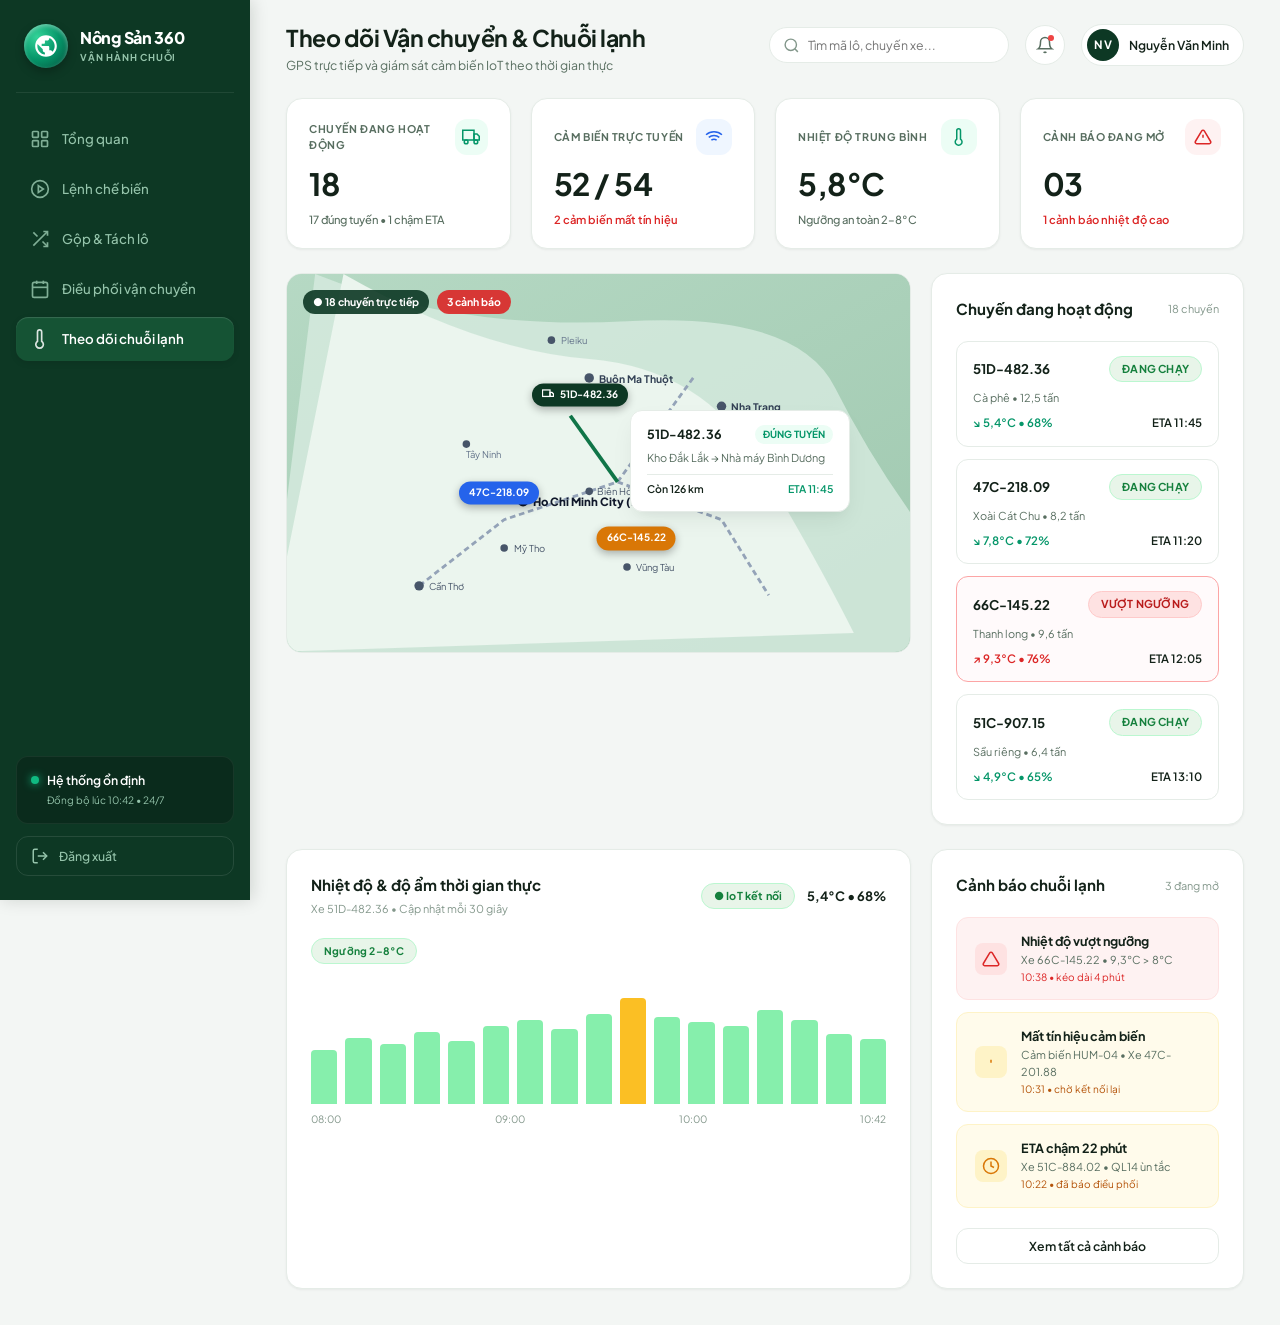
<file: frontend/src/pages/chuoi-lanh.html>
<!DOCTYPE html>
<html lang="vi">
<head>
  <meta charset="UTF-8">
  <meta name="viewport" content="width=device-width, initial-scale=1.0">
  <title>Theo dõi Vận chuyển & Chuỗi lạnh | Nông Sản 360</title>
  <link rel="stylesheet" href="../styles/style.css">
</head>
<body>

  <div class="app-shell">
    <aside class="sidebar">
      <div class="brand-wrapper">
        <div class="brand-logo">
          <svg viewBox="0 0 24 24" fill="currentColor">
            <path d="M12 2C6.48 2 2 6.48 2 12s4.48 10 10 10 10-4.48 10-10S17.52 2 12 2zm-1 17.93c-3.95-.49-7-3.85-7-7.93 0-.62.08-1.21.21-1.79L9 15v1c0 1.1.9 2 2 2v1.93zm6.9-2.54c-.26-.81-1-1.39-1.9-1.39h-1v-3c0-.55-.45-1-1-1H8v-2h2c.55 0 1-.45 1-1V7h2c1.1 0 2-.9 2-2v-.41c2.93 1.19 5 4.06 5 7.41 0 2.08-.8 3.97-2.1 5.39z"/>
          </svg>
        </div>
        <div class="brand-info">
          <span class="brand-name">Nông Sản 360</span>
          <span class="brand-tagline">VẬN HÀNH CHUỖI</span>
        </div>
      </div>

      <nav class="sidebar-nav">
        <a href="../index.html" class="nav-link">
          <svg viewBox="0 0 24 24" fill="none" stroke="currentColor" stroke-width="2">
            <rect x="3" y="3" width="7" height="7" rx="1"></rect>
            <rect x="14" y="3" width="7" height="7" rx="1"></rect>
            <rect x="14" y="14" width="7" height="7" rx="1"></rect>
            <rect x="3" y="14" width="7" height="7" rx="1"></rect>
          </svg>
          <span>Tổng quan</span>
        </a>

        <a href="che-bien.html" class="nav-link">
          <svg viewBox="0 0 24 24" fill="none" stroke="currentColor" stroke-width="2">
            <circle cx="12" cy="12" r="10"></circle>
            <polygon points="10 8 16 12 10 16 10 8"></polygon>
          </svg>
          <span>Lệnh chế biến</span>
        </a>

        <a href="gop-tach-lo.html" class="nav-link">
          <svg viewBox="0 0 24 24" fill="none" stroke="currentColor" stroke-width="2">
            <polyline points="16 3 21 3 21 8"></polyline>
            <line x1="4" y1="20" x2="21" y2="3"></line>
            <polyline points="21 16 21 21 16 21"></polyline>
            <line x1="15" y1="15" x2="21" y2="21"></line>
            <line x1="4" y1="4" x2="9" y2="9"></line>
          </svg>
          <span>Gộp & Tách lô</span>
        </a>

        <a href="dieu-phoi.html" class="nav-link">
          <svg viewBox="0 0 24 24" fill="none" stroke="currentColor" stroke-width="2">
            <rect x="3" y="4" width="18" height="18" rx="2" ry="2"></rect>
            <line x1="16" y1="2" x2="16" y2="6"></line>
            <line x1="8" y1="2" x2="8" y2="6"></line>
            <line x1="3" y1="10" x2="21" y2="10"></line>
          </svg>
          <span>Điều phối vận chuyển</span>
        </a>

        <a href="chuoi-lanh.html" class="nav-link active">
          <svg viewBox="0 0 24 24" fill="none" stroke="currentColor" stroke-width="2">
            <path d="M14 14.76V3.5a2.5 2.5 0 0 0-5 0v11.26a4.5 4.5 0 1 0 5 0z"></path>
          </svg>
          <span>Theo dõi chuỗi lạnh</span>
        </a>
      </nav>

      <div class="sidebar-footer">
        <div class="system-status-card">
          <div class="status-indicator">
            <span class="status-dot"></span>
            <span>Hệ thống ổn định</span>
          </div>
          <div class="status-time">Đồng bộ lúc 10:42 • 24/7</div>
        </div>

        <a href="../login.html" class="sidebar-logout-btn">
          <svg viewBox="0 0 24 24" fill="none" stroke="currentColor" stroke-width="2">
            <path d="M9 21H5a2 2 0 0 1-2-2V5a2 2 0 0 1 2-2h4"></path>
            <polyline points="16 17 21 12 16 7"></polyline>
            <line x1="21" y1="12" x2="9" y2="12"></line>
          </svg>
          <span>Đăng xuất</span>
        </a>
      </div>
    </aside>

    <div class="main-wrapper">
      <header class="top-header">
        <div class="header-title-group">
          <h1>Theo dõi Vận chuyển & Chuỗi lạnh</h1>
          <p>GPS trực tiếp và giám sát cảm biến IoT theo thời gian thực</p>
        </div>

        <div class="header-actions">
          <div class="search-box">
            <svg class="search-icon" viewBox="0 0 24 24" fill="none" stroke="currentColor" stroke-width="2">
              <circle cx="11" cy="11" r="8"></circle>
              <line x1="21" y1="21" x2="16.65" y2="16.65"></line>
            </svg>
            <input type="text" class="search-input" placeholder="Tìm mã lô, chuyến xe...">
          </div>

          <button class="icon-button">
            <svg width="18" height="18" viewBox="0 0 24 24" fill="none" stroke="currentColor" stroke-width="2">
              <path d="M18 8A6 6 0 0 0 6 8c0 7-3 9-3 9h18s-3-2-3-9"></path>
              <path d="M13.73 21a2 2 0 0 1-3.46 0"></path>
            </svg>
            <span class="notification-badge-dot"></span>
          </button>

          <div class="user-profile-badge">
            <div class="user-avatar-circle">NV</div>
            <span class="user-profile-name">Nguyễn Văn Minh</span>
          </div>
        </div>
      </header>

      <main class="page-content">
        <!-- 4 KPI CARDS -->
        <section class="kpi-grid">
          <div class="kpi-card">
            <div class="kpi-header">
              <span class="kpi-label">Chuyến đang hoạt động</span>
              <div class="kpi-icon-pill kpi-icon-green">
                <svg viewBox="0 0 24 24" fill="none" stroke="currentColor" stroke-width="2">
                  <rect x="1" y="3" width="15" height="13"></rect>
                  <polygon points="16 8 20 8 23 11 23 16 16 16 16 8"></polygon>
                  <circle cx="5.5" cy="18.5" r="2.5"></circle>
                  <circle cx="18.5" cy="18.5" r="2.5"></circle>
                </svg>
              </div>
            </div>
            <div class="kpi-value">18</div>
            <div class="kpi-trend"><span>17 đúng tuyến • 1 chậm ETA</span></div>
          </div>

          <div class="kpi-card">
            <div class="kpi-header">
              <span class="kpi-label">Cảm biến trực tuyến</span>
              <div class="kpi-icon-pill kpi-icon-blue">
                <svg viewBox="0 0 24 24" fill="none" stroke="currentColor" stroke-width="2">
                  <path d="M5 12.55a11 11 0 0 1 14.08 0"></path>
                  <path d="M1.42 9a16 16 0 0 1 21.16 0"></path>
                  <path d="M8.53 16.11a6 6 0 0 1 6.95 0"></path>
                  <line x1="12" y1="20" x2="12.01" y2="20"></line>
                </svg>
              </div>
            </div>
            <div class="kpi-value">52 / 54</div>
            <div class="kpi-trend"><span class="trend-alert">2 cảm biến mất tín hiệu</span></div>
          </div>

          <div class="kpi-card">
            <div class="kpi-header">
              <span class="kpi-label">Nhiệt độ trung bình</span>
              <div class="kpi-icon-pill kpi-icon-green">
                <svg viewBox="0 0 24 24" fill="none" stroke="currentColor" stroke-width="2">
                  <path d="M14 14.76V3.5a2.5 2.5 0 0 0-5 0v11.26a4.5 4.5 0 1 0 5 0z"></path>
                </svg>
              </div>
            </div>
            <div class="kpi-value">5,8°C</div>
            <div class="kpi-trend"><span>Ngưỡng an toàn 2–8°C</span></div>
          </div>

          <div class="kpi-card">
            <div class="kpi-header">
              <span class="kpi-label">Cảnh báo đang mở</span>
              <div class="kpi-icon-pill kpi-icon-red">
                <svg viewBox="0 0 24 24" fill="none" stroke="currentColor" stroke-width="2">
                  <path d="M10.29 3.86L1.82 18a2 2 0 0 0 1.71 3h16.94a2 2 0 0 0 1.71-3L13.71 3.86a2 2 0 0 0-3.42 0z"></path>
                  <line x1="12" y1="9" x2="12" y2="13"></line>
                  <line x1="12" y1="17" x2="12.01" y2="17"></line>
                </svg>
              </div>
            </div>
            <div class="kpi-value">03</div>
            <div class="kpi-trend"><span class="trend-alert">1 cảnh báo nhiệt độ cao</span></div>
          </div>
        </section>

        <!-- MIDDLE SECTION: MAP & LIVE TRUCKS LIST -->
        <section class="cold-chain-main-grid">
          <!-- MAP CONTAINER (SVG Vector Representation of Vietnam Southern Corridor) -->
          <div class="map-container-mock">
            <!-- Top Map Status Overlay -->
            <div style="position: absolute; top: 16px; left: 16px; display: flex; gap: 8px; z-index: 10;">
              <span style="background: rgba(13, 56, 36, 0.9); color: #fff; padding: 4px 10px; border-radius: 999px; font-size: 0.75rem; font-weight: 700;">
                ● 18 chuyến trực tiếp
              </span>
              <span style="background: rgba(220, 38, 38, 0.9); color: #fff; padding: 4px 10px; border-radius: 999px; font-size: 0.75rem; font-weight: 700;">
                3 cảnh báo
              </span>
            </div>

            <!-- Stylized Map Canvas SVG -->
            <svg class="map-svg-canvas" viewBox="0 0 700 400" preserveAspectRatio="xMidYMid slice">
              <defs>
                <linearGradient id="seaGrad" x1="0%" y1="0%" x2="100%" y2="100%">
                  <stop offset="0%" stop-color="#b6d9c4" />
                  <stop offset="100%" stop-color="#9fc8af" />
                </linearGradient>
              </defs>
              <rect width="100%" height="100%" fill="url(#seaGrad)" />
              
              <!-- Coastline / Land contours -->
              <path d="M 50,0 Q 200,60 380,50 T 600,120 T 700,280 L 700,400 L 0,400 Z" fill="#d8ebe0" opacity="0.8" />
              <path d="M 80,0 Q 220,80 340,90 T 520,200 T 620,380 L 0,400 Z" fill="#ebf5ee" />

              <!-- Highways & Logistics Routes -->
              <path d="M 450,110 L 370,220 L 250,260 L 160,330" fill="none" stroke="#94a3b8" stroke-width="3" stroke-dasharray="6,4" />
              <path d="M 370,220 L 480,260 L 530,340" fill="none" stroke="#94a3b8" stroke-width="3" stroke-dasharray="6,4" />
              <path d="M 320,150 L 370,220" fill="none" stroke="#107548" stroke-width="4" />

              <!-- City Nodes -->
              <circle cx="340" cy="110" r="5" fill="#475569" />
              <text x="350" y="115" font-size="11" font-weight="700" fill="#334155">Buôn Ma Thuột</text>

              <circle cx="300" cy="70" r="4" fill="#475569" />
              <text x="310" y="74" font-size="10" fill="#64748b">Pleiku</text>

              <circle cx="480" cy="140" r="5" fill="#475569" />
              <text x="490" y="145" font-size="11" font-weight="700" fill="#334155">Nha Trang</text>

              <circle cx="410" cy="170" r="4" fill="#475569" />
              <text x="420" y="174" font-size="10" fill="#64748b">Đà Lạt</text>

              <circle cx="210" cy="180" r="4" fill="#475569" />
              <text x="210" y="195" font-size="10" fill="#64748b">Tây Ninh</text>

              <circle cx="270" cy="240" r="6" fill="#0f172a" />
              <text x="280" y="245" font-size="12" font-weight="800" fill="#0f172a">Ho Chi Minh City (HCMC)</text>

              <circle cx="340" cy="230" r="4" fill="#475569" />
              <text x="348" y="234" font-size="10" fill="#475569">Biên Hòa</text>

              <circle cx="160" cy="330" r="5" fill="#475569" />
              <text x="170" y="334" font-size="10" fill="#475569">Cần Thơ</text>

              <circle cx="250" cy="290" r="4" fill="#475569" />
              <text x="260" y="294" font-size="10" fill="#475569">Mỹ Tho</text>

              <circle cx="380" cy="310" r="4" fill="#475569" />
              <text x="390" y="314" font-size="10" fill="#475569">Vũng Tàu</text>
            </svg>

            <!-- TRUCK PIN 1 (Đang chạy đúng tuyến) -->
            <div class="map-truck-pin" style="top: 32%; left: 47%;">
              <div class="truck-marker-bubble">
                <svg width="12" height="12" viewBox="0 0 24 24" fill="none" stroke="currentColor" stroke-width="2.5">
                  <rect x="1" y="3" width="15" height="13"></rect>
                  <polygon points="16 8 20 8 23 11 23 16 16 16 8"></polygon>
                </svg>
                <span>51D-482.36</span>
              </div>
            </div>

            <!-- POPUP INFO TRUCK 1 -->
            <div class="map-popup-card">
              <div class="map-popup-header">
                <span class="map-popup-plate">51D-482.36</span>
                <span class="map-popup-status">ĐÚNG TUYẾN</span>
              </div>
              <div class="map-popup-route">Kho Đắk Lắk → Nhà máy Bình Dương</div>
              <div class="map-popup-eta">
                <span>Còn 126 km</span>
                <span style="color: #059669;">ETA 11:45</span>
              </div>
            </div>

            <!-- TRUCK PIN 2 (Blue) -->
            <div class="map-truck-pin" style="top: 58%; left: 34%;">
              <div class="truck-marker-bubble" style="background-color: #2563eb;">
                <span>47C-218.09</span>
              </div>
            </div>

            <!-- TRUCK PIN 3 (Orange) -->
            <div class="map-truck-pin" style="top: 70%; left: 56%;">
              <div class="truck-marker-bubble warning">
                <span>66C-145.22</span>
              </div>
            </div>
          </div>

          <!-- RIGHT LIST: CHUYẾN ĐANG HOẠT ĐỘNG -->
          <div class="content-card">
            <div class="card-title-row">
              <h2 class="card-title">Chuyến đang hoạt động</h2>
              <span style="font-size: 0.78rem; color: var(--text-muted);">18 chuyến</span>
            </div>

            <div class="fleet-cards-list">
              <!-- Xe 1 -->
              <div class="fleet-item-card">
                <div class="fleet-plate-row">
                  <span style="font-weight: 700; font-size: 0.95rem;">51D-482.36</span>
                  <span class="status-badge badge-green">ĐANG CHẠY</span>
                </div>
                <div style="font-size: 0.78rem; color: var(--text-secondary);">Cà phê • 12,5 tấn</div>
                <div style="display: flex; justify-content: space-between; font-size: 0.82rem; font-weight: 600;">
                  <span style="color: #059669;">↘ 5,4°C • 68%</span>
                  <span>ETA 11:45</span>
                </div>
              </div>

              <!-- Xe 2 -->
              <div class="fleet-item-card">
                <div class="fleet-plate-row">
                  <span style="font-weight: 700; font-size: 0.95rem;">47C-218.09</span>
                  <span class="status-badge badge-green">ĐANG CHẠY</span>
                </div>
                <div style="font-size: 0.78rem; color: var(--text-secondary);">Xoài Cát Chu • 8,2 tấn</div>
                <div style="display: flex; justify-content: space-between; font-size: 0.82rem; font-weight: 600;">
                  <span style="color: #059669;">↘ 7,8°C • 72%</span>
                  <span>ETA 11:20</span>
                </div>
              </div>

              <!-- Xe 3: VƯỢT NGƯỠNG -->
              <div class="fleet-item-card" style="border-color: #fca5a5; background-color: #fffafb;">
                <div class="fleet-plate-row">
                  <span style="font-weight: 700; font-size: 0.95rem;">66C-145.22</span>
                  <span class="status-badge badge-red">VƯỢT NGƯỠNG</span>
                </div>
                <div style="font-size: 0.78rem; color: var(--text-secondary);">Thanh long • 9,6 tấn</div>
                <div style="display: flex; justify-content: space-between; font-size: 0.82rem; font-weight: 600;">
                  <span style="color: #dc2626;">↗ 9,3°C • 76%</span>
                  <span>ETA 12:05</span>
                </div>
              </div>

              <!-- Xe 4 -->
              <div class="fleet-item-card">
                <div class="fleet-plate-row">
                  <span style="font-weight: 700; font-size: 0.95rem;">51C-907.15</span>
                  <span class="status-badge badge-green">ĐANG CHẠY</span>
                </div>
                <div style="font-size: 0.78rem; color: var(--text-secondary);">Sầu riêng • 6,4 tấn</div>
                <div style="display: flex; justify-content: space-between; font-size: 0.82rem; font-weight: 600;">
                  <span style="color: #059669;">↘ 4,9°C • 65%</span>
                  <span>ETA 13:10</span>
                </div>
              </div>
            </div>
          </div>
        </section>

        <!-- BOTTOM SECTION: REALTIME SENSOR CHART & ALERTS -->
        <section class="cold-chain-main-grid">
          <!-- CHART BIỂU ĐỒ NHIỆT ĐỘ & ĐỘ ẨM -->
          <div class="content-card">
            <div class="card-title-row">
              <div>
                <h2 class="card-title">Nhiệt độ & độ ẩm thời gian thực</h2>
                <span style="font-size: 0.78rem; color: var(--text-muted);">Xe 51D-482.36 • Cập nhật mỗi 30 giây</span>
              </div>
              <div style="display: flex; align-items: center; gap: 12px;">
                <span class="status-badge badge-green">● IoT kết nối</span>
                <span style="font-weight: 700; font-size: 0.92rem;">5,4°C • 68%</span>
              </div>
            </div>

            <div style="display: flex; justify-content: space-between; align-items: center;">
              <span class="status-badge badge-green" style="font-size: 0.74rem;">Ngưỡng 2–8°C</span>
            </div>

            <!-- Pure CSS Bar Chart -->
            <div class="hourly-bar-chart">
              <div class="chart-bar-col" style="height: 45%;" title="5.2°C"></div>
              <div class="chart-bar-col" style="height: 55%;" title="5.6°C"></div>
              <div class="chart-bar-col" style="height: 50%;" title="5.4°C"></div>
              <div class="chart-bar-col" style="height: 60%;" title="5.8°C"></div>
              <div class="chart-bar-col" style="height: 52%;" title="5.3°C"></div>
              <div class="chart-bar-col" style="height: 65%;" title="6.0°C"></div>
              <div class="chart-bar-col" style="height: 70%;" title="6.2°C"></div>
              <div class="chart-bar-col" style="height: 62%;" title="5.9°C"></div>
              <div class="chart-bar-col" style="height: 75%;" title="6.5°C"></div>
              <div class="chart-bar-col chart-bar-alert" style="height: 88%;" title="Cảnh báo nhiệt: 7.9°C"></div>
              <div class="chart-bar-col" style="height: 72%;" title="6.3°C"></div>
              <div class="chart-bar-col" style="height: 68%;" title="6.1°C"></div>
              <div class="chart-bar-col" style="height: 65%;" title="5.9°C"></div>
              <div class="chart-bar-col" style="height: 78%;" title="6.6°C"></div>
              <div class="chart-bar-col" style="height: 70%;" title="6.2°C"></div>
              <div class="chart-bar-col" style="height: 58%;" title="5.6°C"></div>
              <div class="chart-bar-col" style="height: 54%;" title="5.4°C"></div>
            </div>

            <div class="time-axis-labels">
              <span>08:00</span>
              <span>09:00</span>
              <span>10:00</span>
              <span>10:42</span>
            </div>
          </div>

          <!-- RIGHT ALERTS: CẢNH BÁO CHUỖI LẠNH -->
          <div class="content-card">
            <div class="card-title-row">
              <h2 class="card-title">Cảnh báo chuỗi lạnh</h2>
              <span style="font-size: 0.78rem; color: var(--text-muted);">3 đang mở</span>
            </div>

            <div class="alert-items-list">
              <!-- Alert 1 -->
              <div class="alert-item-card alert-red">
                <div class="alert-left">
                  <div class="alert-icon-box">
                    <svg viewBox="0 0 24 24" fill="none" stroke="currentColor" stroke-width="2">
                      <path d="M10.29 3.86L1.82 18a2 2 0 0 0 1.71 3h16.94a2 2 0 0 0 1.71-3L13.71 3.86a2 2 0 0 0-3.42 0z"></path>
                    </svg>
                  </div>
                  <div>
                    <div class="alert-title-main">Nhiệt độ vượt ngưỡng</div>
                    <div class="alert-title-sub">Xe 66C-145.22 • 9,3°C > 8°C</div>
                    <div style="font-size: 0.72rem; color: #dc2626; margin-top: 2px;">10:38 • kéo dài 4 phút</div>
                  </div>
                </div>
              </div>

              <!-- Alert 2 -->
              <div class="alert-item-card alert-yellow">
                <div class="alert-left">
                  <div class="alert-icon-box">
                    <svg viewBox="0 0 24 24" fill="none" stroke="currentColor" stroke-width="2">
                      <line x1="12" y1="9" x2="12" y2="13"></line>
                      <line x1="12" y1="17" x2="12.01" y2="17"></line>
                    </svg>
                  </div>
                  <div>
                    <div class="alert-title-main">Mất tín hiệu cảm biến</div>
                    <div class="alert-title-sub">Cảm biến HUM-04 • Xe 47C-201.88</div>
                    <div style="font-size: 0.72rem; color: #b45309; margin-top: 2px;">10:31 • chờ kết nối lại</div>
                  </div>
                </div>
              </div>

              <!-- Alert 3 -->
              <div class="alert-item-card alert-yellow">
                <div class="alert-left">
                  <div class="alert-icon-box">
                    <svg viewBox="0 0 24 24" fill="none" stroke="currentColor" stroke-width="2">
                      <circle cx="12" cy="12" r="10"></circle>
                      <polyline points="12 6 12 12 16 14"></polyline>
                    </svg>
                  </div>
                  <div>
                    <div class="alert-title-main">ETA chậm 22 phút</div>
                    <div class="alert-title-sub">Xe 51C-884.02 • QL14 ùn tắc</div>
                    <div style="font-size: 0.72rem; color: #b45309; margin-top: 2px;">10:22 • đã báo điều phối</div>
                  </div>
                </div>
              </div>

              <a href="#" class="btn-secondary" style="text-align: center; justify-content: center; margin-top: 8px;">
                Xem tất cả cảnh báo
              </a>
            </div>
          </div>
        </section>
      </main>
    </div>
  </div>

</body>
</html>
</file>
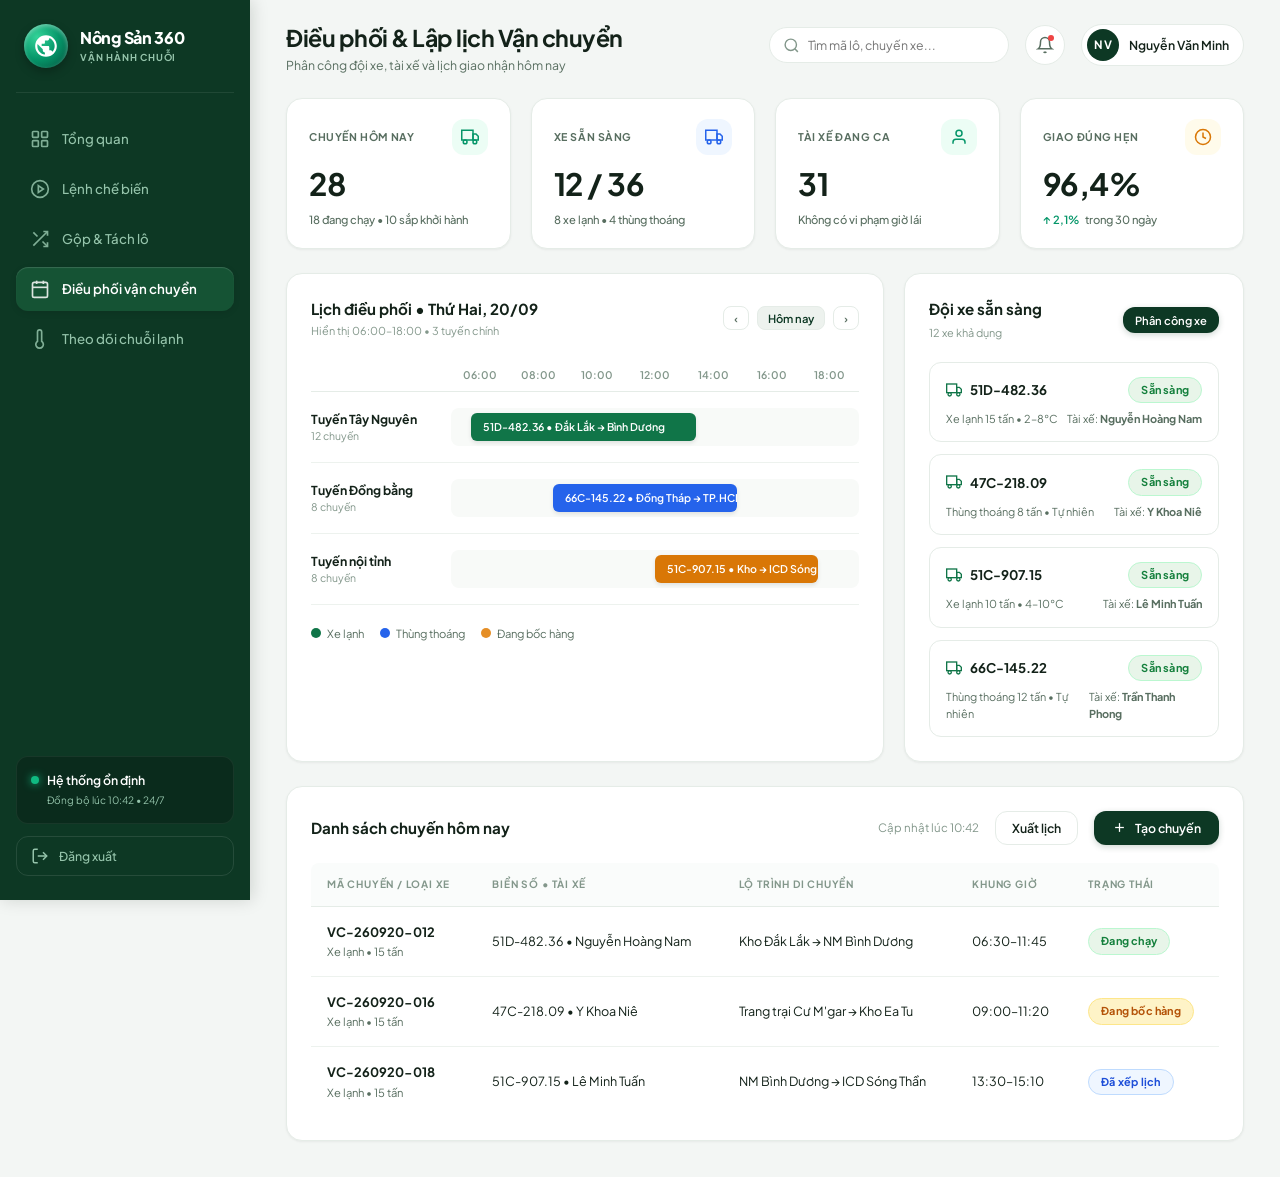
<file: frontend/src/pages/dieu-phoi.html>
<!DOCTYPE html>
<html lang="vi">
<head>
  <meta charset="UTF-8">
  <meta name="viewport" content="width=device-width, initial-scale=1.0">
  <title>Điều phối & Lập lịch Vận chuyển | Nông Sản 360</title>
  <link rel="stylesheet" href="../styles/style.css">
</head>
<body>

  <div class="app-shell">
    <aside class="sidebar">
      <div class="brand-wrapper">
        <div class="brand-logo">
          <svg viewBox="0 0 24 24" fill="currentColor">
            <path d="M12 2C6.48 2 2 6.48 2 12s4.48 10 10 10 10-4.48 10-10S17.52 2 12 2zm-1 17.93c-3.95-.49-7-3.85-7-7.93 0-.62.08-1.21.21-1.79L9 15v1c0 1.1.9 2 2 2v1.93zm6.9-2.54c-.26-.81-1-1.39-1.9-1.39h-1v-3c0-.55-.45-1-1-1H8v-2h2c.55 0 1-.45 1-1V7h2c1.1 0 2-.9 2-2v-.41c2.93 1.19 5 4.06 5 7.41 0 2.08-.8 3.97-2.1 5.39z"/>
          </svg>
        </div>
        <div class="brand-info">
          <span class="brand-name">Nông Sản 360</span>
          <span class="brand-tagline">VẬN HÀNH CHUỖI</span>
        </div>
      </div>

      <nav class="sidebar-nav">
        <a href="../index.html" class="nav-link">
          <svg viewBox="0 0 24 24" fill="none" stroke="currentColor" stroke-width="2">
            <rect x="3" y="3" width="7" height="7" rx="1"></rect>
            <rect x="14" y="3" width="7" height="7" rx="1"></rect>
            <rect x="14" y="14" width="7" height="7" rx="1"></rect>
            <rect x="3" y="14" width="7" height="7" rx="1"></rect>
          </svg>
          <span>Tổng quan</span>
        </a>

        <a href="che-bien.html" class="nav-link">
          <svg viewBox="0 0 24 24" fill="none" stroke="currentColor" stroke-width="2">
            <circle cx="12" cy="12" r="10"></circle>
            <polygon points="10 8 16 12 10 16 10 8"></polygon>
          </svg>
          <span>Lệnh chế biến</span>
        </a>

        <a href="gop-tach-lo.html" class="nav-link">
          <svg viewBox="0 0 24 24" fill="none" stroke="currentColor" stroke-width="2">
            <polyline points="16 3 21 3 21 8"></polyline>
            <line x1="4" y1="20" x2="21" y2="3"></line>
            <polyline points="21 16 21 21 16 21"></polyline>
            <line x1="15" y1="15" x2="21" y2="21"></line>
            <line x1="4" y1="4" x2="9" y2="9"></line>
          </svg>
          <span>Gộp & Tách lô</span>
        </a>

        <a href="dieu-phoi.html" class="nav-link active">
          <svg viewBox="0 0 24 24" fill="none" stroke="currentColor" stroke-width="2">
            <rect x="3" y="4" width="18" height="18" rx="2" ry="2"></rect>
            <line x1="16" y1="2" x2="16" y2="6"></line>
            <line x1="8" y1="2" x2="8" y2="6"></line>
            <line x1="3" y1="10" x2="21" y2="10"></line>
          </svg>
          <span>Điều phối vận chuyển</span>
        </a>

        <a href="chuoi-lanh.html" class="nav-link">
          <svg viewBox="0 0 24 24" fill="none" stroke="currentColor" stroke-width="2">
            <path d="M14 14.76V3.5a2.5 2.5 0 0 0-5 0v11.26a4.5 4.5 0 1 0 5 0z"></path>
          </svg>
          <span>Theo dõi chuỗi lạnh</span>
        </a>
      </nav>

      <div class="sidebar-footer">
        <div class="system-status-card">
          <div class="status-indicator">
            <span class="status-dot"></span>
            <span>Hệ thống ổn định</span>
          </div>
          <div class="status-time">Đồng bộ lúc 10:42 • 24/7</div>
        </div>

        <a href="../login.html" class="sidebar-logout-btn">
          <svg viewBox="0 0 24 24" fill="none" stroke="currentColor" stroke-width="2">
            <path d="M9 21H5a2 2 0 0 1-2-2V5a2 2 0 0 1 2-2h4"></path>
            <polyline points="16 17 21 12 16 7"></polyline>
            <line x1="21" y1="12" x2="9" y2="12"></line>
          </svg>
          <span>Đăng xuất</span>
        </a>
      </div>
    </aside>

    <div class="main-wrapper">
      <header class="top-header">
        <div class="header-title-group">
          <h1>Điều phối & Lập lịch Vận chuyển</h1>
          <p>Phân công đội xe, tài xế và lịch giao nhận hôm nay</p>
        </div>

        <div class="header-actions">
          <div class="search-box">
            <svg class="search-icon" viewBox="0 0 24 24" fill="none" stroke="currentColor" stroke-width="2">
              <circle cx="11" cy="11" r="8"></circle>
              <line x1="21" y1="21" x2="16.65" y2="16.65"></line>
            </svg>
            <input type="text" class="search-input" placeholder="Tìm mã lô, chuyến xe...">
          </div>

          <button class="icon-button">
            <svg width="18" height="18" viewBox="0 0 24 24" fill="none" stroke="currentColor" stroke-width="2">
              <path d="M18 8A6 6 0 0 0 6 8c0 7-3 9-3 9h18s-3-2-3-9"></path>
              <path d="M13.73 21a2 2 0 0 1-3.46 0"></path>
            </svg>
            <span class="notification-badge-dot"></span>
          </button>

          <div class="user-profile-badge">
            <div class="user-avatar-circle">NV</div>
            <span class="user-profile-name">Nguyễn Văn Minh</span>
          </div>
        </div>
      </header>

      <main class="page-content">
        <!-- 4 KPI CARDS -->
        <section class="kpi-grid">
          <div class="kpi-card">
            <div class="kpi-header">
              <span class="kpi-label">Chuyến hôm nay</span>
              <div class="kpi-icon-pill kpi-icon-green">
                <svg viewBox="0 0 24 24" fill="none" stroke="currentColor" stroke-width="2">
                  <rect x="1" y="3" width="15" height="13"></rect>
                  <polygon points="16 8 20 8 23 11 23 16 16 16 16 8"></polygon>
                  <circle cx="5.5" cy="18.5" r="2.5"></circle>
                  <circle cx="18.5" cy="18.5" r="2.5"></circle>
                </svg>
              </div>
            </div>
            <div class="kpi-value">28</div>
            <div class="kpi-trend"><span>18 đang chạy • 10 sắp khởi hành</span></div>
          </div>

          <div class="kpi-card">
            <div class="kpi-header">
              <span class="kpi-label">Xe sẵn sàng</span>
              <div class="kpi-icon-pill kpi-icon-blue">
                <svg viewBox="0 0 24 24" fill="none" stroke="currentColor" stroke-width="2">
                  <rect x="1" y="3" width="15" height="13"></rect>
                  <polygon points="16 8 20 8 23 11 23 16 16 16 16 8"></polygon>
                  <circle cx="5.5" cy="18.5" r="2.5"></circle>
                  <circle cx="18.5" cy="18.5" r="2.5"></circle>
                </svg>
              </div>
            </div>
            <div class="kpi-value">12 / 36</div>
            <div class="kpi-trend"><span>8 xe lạnh • 4 thùng thoáng</span></div>
          </div>

          <div class="kpi-card">
            <div class="kpi-header">
              <span class="kpi-label">Tài xế đang ca</span>
              <div class="kpi-icon-pill kpi-icon-green">
                <svg viewBox="0 0 24 24" fill="none" stroke="currentColor" stroke-width="2">
                  <path d="M20 21v-2a4 4 0 0 0-4-4H8a4 4 0 0 0-4 4v2"></path>
                  <circle cx="12" cy="7" r="4"></circle>
                </svg>
              </div>
            </div>
            <div class="kpi-value">31</div>
            <div class="kpi-trend"><span>Không có vi phạm giờ lái</span></div>
          </div>

          <div class="kpi-card">
            <div class="kpi-header">
              <span class="kpi-label">Giao đúng hẹn</span>
              <div class="kpi-icon-pill kpi-icon-amber">
                <svg viewBox="0 0 24 24" fill="none" stroke="currentColor" stroke-width="2">
                  <circle cx="12" cy="12" r="10"></circle>
                  <polyline points="12 6 12 12 16 14"></polyline>
                </svg>
              </div>
            </div>
            <div class="kpi-value">96,4%</div>
            <div class="kpi-trend"><span class="trend-up">↑ 2,1%</span> <span>trong 30 ngày</span></div>
          </div>
        </section>

        <!-- MIDDLE SECTION: GANTT CHART & FLEET LIST -->
        <section class="dispatch-content-grid">
          <!-- GANTT TIMELINE -->
          <div class="gantt-chart-card">
            <div class="gantt-timeline-header">
              <div>
                <h2 class="card-title">Lịch điều phối • Thứ Hai, 20/09</h2>
                <p style="font-size: 0.78rem; color: var(--text-muted); margin-top: 2px;">Hiển thị 06:00–18:00 • 3 tuyến chính</p>
              </div>
              <div class="gantt-nav-buttons">
                <button class="gantt-nav-btn">‹</button>
                <button class="gantt-nav-btn" style="background: #edf2ee; color: var(--primary-forest);">Hôm nay</button>
                <button class="gantt-nav-btn">›</button>
              </div>
            </div>

            <!-- Time column headers -->
            <div class="gantt-time-labels">
              <div></div>
              <div>06:00</div>
              <div>08:00</div>
              <div>10:00</div>
              <div>12:00</div>
              <div>14:00</div>
              <div>16:00</div>
              <div>18:00</div>
            </div>

            <!-- Gantt Row 1 -->
            <div class="gantt-row">
              <div class="gantt-route-label">
                <span class="gantt-route-name">Tuyến Tây Nguyên</span>
                <span class="gantt-route-sub">12 chuyến</span>
              </div>
              <div class="gantt-track-area">
                <div class="gantt-bar-item gantt-green" style="left: 5%; width: 55%;">
                  51D-482.36 • Đắk Lắk → Bình Dương
                </div>
              </div>
            </div>

            <!-- Gantt Row 2 -->
            <div class="gantt-row">
              <div class="gantt-route-label">
                <span class="gantt-route-name">Tuyến Đồng bằng</span>
                <span class="gantt-route-sub">8 chuyến</span>
              </div>
              <div class="gantt-track-area">
                <div class="gantt-bar-item gantt-blue" style="left: 25%; width: 45%;">
                  66C-145.22 • Đồng Tháp → TP.HCM
                </div>
              </div>
            </div>

            <!-- Gantt Row 3 -->
            <div class="gantt-row">
              <div class="gantt-route-label">
                <span class="gantt-route-name">Tuyến nội tỉnh</span>
                <span class="gantt-route-sub">8 chuyến</span>
              </div>
              <div class="gantt-track-area">
                <div class="gantt-bar-item gantt-orange" style="left: 50%; width: 40%;">
                  51C-907.15 • Kho → ICD Sóng Thần
                </div>
              </div>
            </div>

            <div class="gantt-legend-row">
              <div style="display: flex; align-items: center; gap: 6px;">
                <span class="legend-color-dot dot-green"></span>
                <span>Xe lạnh</span>
              </div>
              <div style="display: flex; align-items: center; gap: 6px;">
                <span class="legend-color-dot dot-blue"></span>
                <span>Thùng thoáng</span>
              </div>
              <div style="display: flex; align-items: center; gap: 6px;">
                <span class="legend-color-dot dot-orange"></span>
                <span>Đang bốc hàng</span>
              </div>
            </div>
          </div>

          <!-- FLEET READY CARD -->
          <div class="content-card">
            <div class="card-title-row">
              <div>
                <h2 class="card-title">Đội xe sẵn sàng</h2>
                <span style="font-size: 0.78rem; color: var(--text-muted);">12 xe khả dụng</span>
              </div>
              <button class="btn-primary" style="padding: 6px 12px; font-size: 0.8rem;">Phân công xe</button>
            </div>

            <div class="fleet-cards-list">
              <!-- Xe 1 -->
              <div class="fleet-item-card">
                <div class="fleet-plate-row">
                  <span class="fleet-plate-number">
                    <svg class="fleet-icon-truck" width="16" height="16" viewBox="0 0 24 24" fill="none" stroke="currentColor" stroke-width="2">
                      <rect x="1" y="3" width="15" height="13"></rect>
                      <polygon points="16 8 20 8 23 11 23 16 16 16 16 8"></polygon>
                      <circle cx="5.5" cy="18.5" r="2.5"></circle>
                      <circle cx="18.5" cy="18.5" r="2.5"></circle>
                    </svg>
                    51D-482.36
                  </span>
                  <span class="status-badge badge-green">Sẵn sàng</span>
                </div>
                <div class="fleet-spec-row">
                  <span>Xe lạnh 15 tấn • 2–8°C</span>
                  <span>Tài xế: <strong>Nguyễn Hoàng Nam</strong></span>
                </div>
              </div>

              <!-- Xe 2 -->
              <div class="fleet-item-card">
                <div class="fleet-plate-row">
                  <span class="fleet-plate-number">
                    <svg class="fleet-icon-truck" width="16" height="16" viewBox="0 0 24 24" fill="none" stroke="currentColor" stroke-width="2">
                      <rect x="1" y="3" width="15" height="13"></rect>
                      <polygon points="16 8 20 8 23 11 23 16 16 16 16 8"></polygon>
                      <circle cx="5.5" cy="18.5" r="2.5"></circle>
                      <circle cx="18.5" cy="18.5" r="2.5"></circle>
                    </svg>
                    47C-218.09
                  </span>
                  <span class="status-badge badge-green">Sẵn sàng</span>
                </div>
                <div class="fleet-spec-row">
                  <span>Thùng thoáng 8 tấn • Tự nhiên</span>
                  <span>Tài xế: <strong>Y Khoa Niê</strong></span>
                </div>
              </div>

              <!-- Xe 3 -->
              <div class="fleet-item-card">
                <div class="fleet-plate-row">
                  <span class="fleet-plate-number">
                    <svg class="fleet-icon-truck" width="16" height="16" viewBox="0 0 24 24" fill="none" stroke="currentColor" stroke-width="2">
                      <rect x="1" y="3" width="15" height="13"></rect>
                      <polygon points="16 8 20 8 23 11 23 16 16 16 16 8"></polygon>
                      <circle cx="5.5" cy="18.5" r="2.5"></circle>
                      <circle cx="18.5" cy="18.5" r="2.5"></circle>
                    </svg>
                    51C-907.15
                  </span>
                  <span class="status-badge badge-green">Sẵn sàng</span>
                </div>
                <div class="fleet-spec-row">
                  <span>Xe lạnh 10 tấn • 4–10°C</span>
                  <span>Tài xế: <strong>Lê Minh Tuấn</strong></span>
                </div>
              </div>

              <!-- Xe 4 -->
              <div class="fleet-item-card">
                <div class="fleet-plate-row">
                  <span class="fleet-plate-number">
                    <svg class="fleet-icon-truck" width="16" height="16" viewBox="0 0 24 24" fill="none" stroke="currentColor" stroke-width="2">
                      <rect x="1" y="3" width="15" height="13"></rect>
                      <polygon points="16 8 20 8 23 11 23 16 16 16 16 8"></polygon>
                      <circle cx="5.5" cy="18.5" r="2.5"></circle>
                      <circle cx="18.5" cy="18.5" r="2.5"></circle>
                    </svg>
                    66C-145.22
                  </span>
                  <span class="status-badge badge-green">Sẵn sàng</span>
                </div>
                <div class="fleet-spec-row">
                  <span>Thùng thoáng 12 tấn • Tự nhiên</span>
                  <span>Tài xế: <strong>Trần Thanh Phong</strong></span>
                </div>
              </div>
            </div>
          </div>
        </section>

        <!-- BOTTOM TABLE: DANH SÁCH CHUYẾN HÔM NAY -->
        <section class="content-card">
          <div class="table-section-header">
            <div>
              <h2 class="card-title">Danh sách chuyến hôm nay</h2>
            </div>

            <div class="table-action-group">
              <span class="table-count-text">Cập nhật lúc 10:42</span>
              <button class="btn-secondary">Xuất lịch</button>
              <button class="btn-primary">
                <svg width="15" height="15" viewBox="0 0 24 24" fill="none" stroke="currentColor" stroke-width="2">
                  <line x1="12" y1="5" x2="12" y2="19"></line>
                  <line x1="5" y1="12" x2="19" y2="12"></line>
                </svg>
                <span>Tạo chuyến</span>
              </button>
            </div>
          </div>

          <div class="table-responsive">
            <table class="custom-table">
              <thead>
                <tr>
                  <th>Mã chuyến / Loại xe</th>
                  <th>Biển số • Tài xế</th>
                  <th>Lộ trình di chuyển</th>
                  <th>Khung giờ</th>
                  <th>Trạng thái</th>
                </tr>
              </thead>
              <tbody>
                <tr>
                  <td>
                    <div class="table-code-cell">
                      <span class="item-code">VC-260920-012</span>
                      <span class="item-subname">Xe lạnh • 15 tấn</span>
                    </div>
                  </td>
                  <td>51D-482.36 • Nguyễn Hoàng Nam</td>
                  <td>Kho Đắk Lắk → NM Bình Dương</td>
                  <td>06:30–11:45</td>
                  <td><span class="status-badge badge-green">Đang chạy</span></td>
                </tr>

                <tr>
                  <td>
                    <div class="table-code-cell">
                      <span class="item-code">VC-260920-016</span>
                      <span class="item-subname">Xe lạnh • 15 tấn</span>
                    </div>
                  </td>
                  <td>47C-218.09 • Y Khoa Niê</td>
                  <td>Trang trại Cư M'gar → Kho Ea Tu</td>
                  <td>09:00–11:20</td>
                  <td><span class="status-badge badge-amber">Đang bốc hàng</span></td>
                </tr>

                <tr>
                  <td>
                    <div class="table-code-cell">
                      <span class="item-code">VC-260920-018</span>
                      <span class="item-subname">Xe lạnh • 15 tấn</span>
                    </div>
                  </td>
                  <td>51C-907.15 • Lê Minh Tuấn</td>
                  <td>NM Bình Dương → ICD Sóng Thần</td>
                  <td>13:30–15:10</td>
                  <td><span class="status-badge badge-blue">Đã xếp lịch</span></td>
                </tr>
              </tbody>
            </table>
          </div>
        </section>
      </main>
    </div>
  </div>

</body>
</html>
</file>
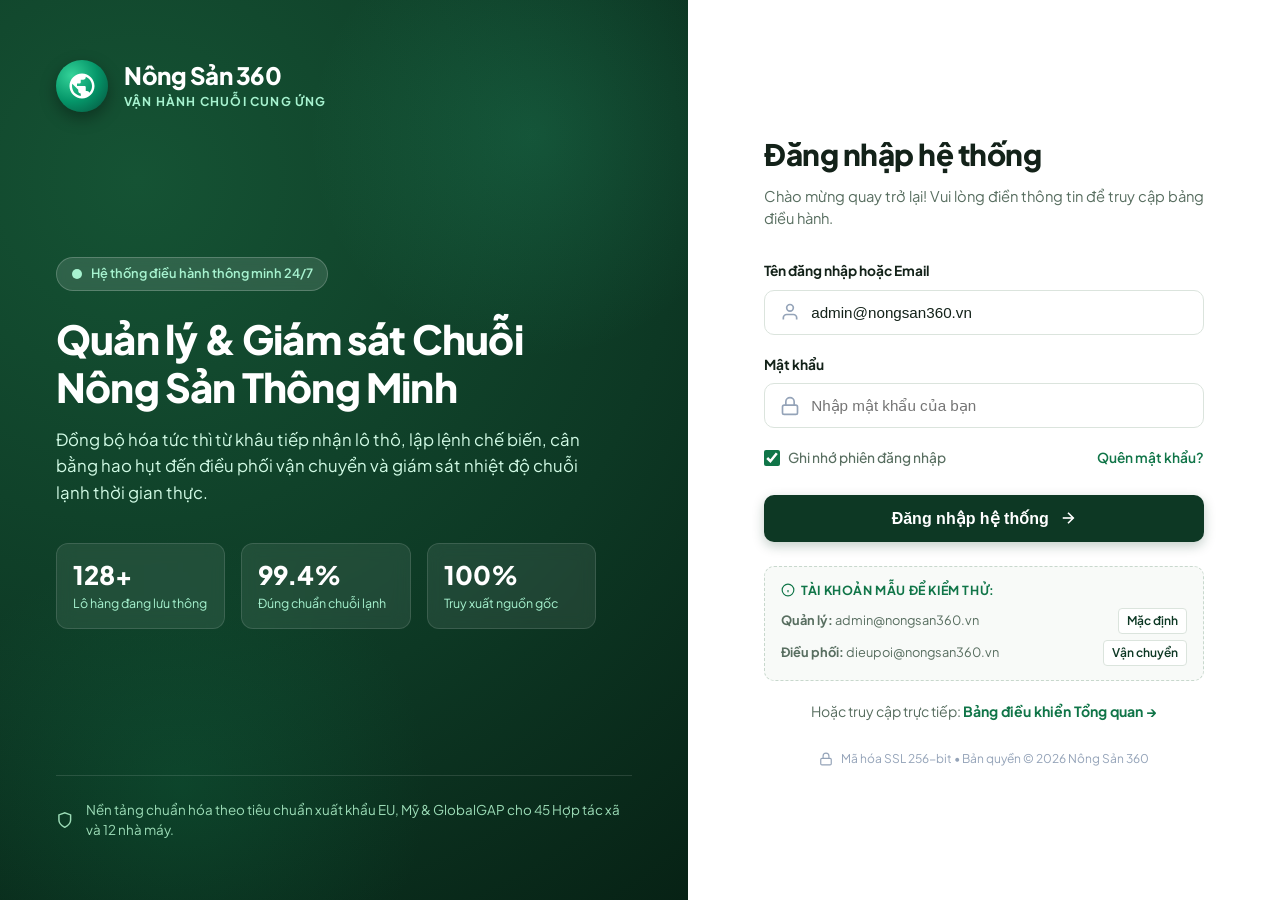
<file: frontend/src/pages/gop-tach-lo.html>
<!DOCTYPE html>
<html lang="vi">
<head>
  <meta charset="UTF-8">
  <meta name="viewport" content="width=device-width, initial-scale=1.0">
  <title>Gộp & Tách Lô | Nông Sản 360</title>
  <link rel="stylesheet" href="../styles/style.css">
</head>
<body>

  <div class="app-shell">
    <aside class="sidebar">
      <div class="brand-wrapper">
        <div class="brand-logo">
          <svg viewBox="0 0 24 24" fill="currentColor">
            <path d="M12 2C6.48 2 2 6.48 2 12s4.48 10 10 10 10-4.48 10-10S17.52 2 12 2zm-1 17.93c-3.95-.49-7-3.85-7-7.93 0-.62.08-1.21.21-1.79L9 15v1c0 1.1.9 2 2 2v1.93zm6.9-2.54c-.26-.81-1-1.39-1.9-1.39h-1v-3c0-.55-.45-1-1-1H8v-2h2c.55 0 1-.45 1-1V7h2c1.1 0 2-.9 2-2v-.41c2.93 1.19 5 4.06 5 7.41 0 2.08-.8 3.97-2.1 5.39z"/>
          </svg>
        </div>
        <div class="brand-info">
          <span class="brand-name">Nông Sản 360</span>
          <span class="brand-tagline">VẬN HÀNH CHUỖI</span>
        </div>
      </div>

      <nav class="sidebar-nav">
        <a href="../index.html" class="nav-link">
          <svg viewBox="0 0 24 24" fill="none" stroke="currentColor" stroke-width="2">
            <rect x="3" y="3" width="7" height="7" rx="1"></rect>
            <rect x="14" y="3" width="7" height="7" rx="1"></rect>
            <rect x="14" y="14" width="7" height="7" rx="1"></rect>
            <rect x="3" y="14" width="7" height="7" rx="1"></rect>
          </svg>
          <span>Tổng quan</span>
        </a>

        <a href="che-bien.html" class="nav-link">
          <svg viewBox="0 0 24 24" fill="none" stroke="currentColor" stroke-width="2">
            <circle cx="12" cy="12" r="10"></circle>
            <polygon points="10 8 16 12 10 16 10 8"></polygon>
          </svg>
          <span>Lệnh chế biến</span>
        </a>

        <a href="gop-tach-lo.html" class="nav-link active">
          <svg viewBox="0 0 24 24" fill="none" stroke="currentColor" stroke-width="2">
            <polyline points="16 3 21 3 21 8"></polyline>
            <line x1="4" y1="20" x2="21" y2="3"></line>
            <polyline points="21 16 21 21 16 21"></polyline>
            <line x1="15" y1="15" x2="21" y2="21"></line>
            <line x1="4" y1="4" x2="9" y2="9"></line>
          </svg>
          <span>Gộp & Tách lô</span>
        </a>

        <a href="dieu-phoi.html" class="nav-link">
          <svg viewBox="0 0 24 24" fill="none" stroke="currentColor" stroke-width="2">
            <rect x="3" y="4" width="18" height="18" rx="2" ry="2"></rect>
            <line x1="16" y1="2" x2="16" y2="6"></line>
            <line x1="8" y1="2" x2="8" y2="6"></line>
            <line x1="3" y1="10" x2="21" y2="10"></line>
          </svg>
          <span>Điều phối vận chuyển</span>
        </a>

        <a href="chuoi-lanh.html" class="nav-link">
          <svg viewBox="0 0 24 24" fill="none" stroke="currentColor" stroke-width="2">
            <path d="M14 14.76V3.5a2.5 2.5 0 0 0-5 0v11.26a4.5 4.5 0 1 0 5 0z"></path>
          </svg>
          <span>Theo dõi chuỗi lạnh</span>
        </a>
      </nav>

      <div class="sidebar-footer">
        <div class="system-status-card">
          <div class="status-indicator">
            <span class="status-dot"></span>
            <span>Hệ thống ổn định</span>
          </div>
          <div class="status-time">Đồng bộ lúc 10:42 • 24/7</div>
        </div>

        <a href="../login.html" class="sidebar-logout-btn">
          <svg viewBox="0 0 24 24" fill="none" stroke="currentColor" stroke-width="2">
            <path d="M9 21H5a2 2 0 0 1-2-2V5a2 2 0 0 1 2-2h4"></path>
            <polyline points="16 17 21 12 16 7"></polyline>
            <line x1="21" y1="12" x2="9" y2="12"></line>
          </svg>
          <span>Đăng xuất</span>
        </a>
      </div>
    </aside>

    <div class="main-wrapper">
      <header class="top-header">
        <div class="header-title-group">
          <h1>Gộp & Tách Lô</h1>
          <p>Chuẩn hóa phẩm cấp, cân bằng khối lượng và truy xuất nguồn gốc</p>
        </div>

        <div class="header-actions">
          <div class="search-box">
            <svg class="search-icon" viewBox="0 0 24 24" fill="none" stroke="currentColor" stroke-width="2">
              <circle cx="11" cy="11" r="8"></circle>
              <line x1="21" y1="21" x2="16.65" y2="16.65"></line>
            </svg>
            <input type="text" class="search-input" placeholder="Tìm mã lô, chuyến xe...">
          </div>

          <button class="icon-button">
            <svg width="18" height="18" viewBox="0 0 24 24" fill="none" stroke="currentColor" stroke-width="2">
              <path d="M18 8A6 6 0 0 0 6 8c0 7-3 9-3 9h18s-3-2-3-9"></path>
              <path d="M13.73 21a2 2 0 0 1-3.46 0"></path>
            </svg>
            <span class="notification-badge-dot"></span>
          </button>

          <div class="user-profile-badge">
            <div class="user-avatar-circle">NV</div>
            <span class="user-profile-name">Nguyễn Văn Minh</span>
          </div>
        </div>
      </header>

      <main class="page-content">
        <!-- ACTION TOOLBAR -->
        <div style="display: flex; justify-content: space-between; align-items: center;">
          <div class="filter-pills-group">
            <button class="filter-pill active">Tách lô</button>
            <button class="filter-pill">Gộp lô</button>
          </div>

          <div class="table-action-group">
            <button class="btn-secondary">Lịch sử thao tác</button>
            <button class="btn-primary">
              <svg width="15" height="15" viewBox="0 0 24 24" fill="none" stroke="currentColor" stroke-width="2">
                <line x1="12" y1="5" x2="12" y2="19"></line>
                <line x1="5" y1="12" x2="19" y2="12"></line>
              </svg>
              <span>Tạo phiếu mới</span>
            </button>
          </div>
        </div>

        <!-- 2 SPLIT GRIDS -->
        <div class="batch-split-grid">
          <!-- CARD TRÁI: TÁCH LÔ THEO PHẨM CẤP -->
          <div class="batch-box-wrapper">
            <div class="card-title-row" style="margin-bottom: 0;">
              <div>
                <h2 class="card-title">Tách lô theo phẩm cấp</h2>
                <span style="font-size: 0.8rem; color: var(--text-secondary);">Phân tách theo A / B / C hoặc kích thước</span>
              </div>
              <button class="icon-button" style="width: 32px; height: 32px;" title="Chuyển đổi">
                <svg width="16" height="16" viewBox="0 0 24 24" fill="none" stroke="currentColor" stroke-width="2">
                  <polyline points="16 3 21 3 21 8"></polyline>
                  <line x1="4" y1="20" x2="21" y2="3"></line>
                  <polyline points="21 16 21 21 16 21"></polyline>
                  <line x1="15" y1="15" x2="21" y2="21"></line>
                </svg>
              </button>
            </div>

            <div class="source-batch-banner">
              <div>
                <span class="kpi-label">Lô nguồn đã chọn</span>
                <div class="source-code">LO-MNG-0926-027</div>
                <div class="source-meta">Xoài Cát Chu • Hộ Phạm Thị Hoa, Cao Lãnh</div>
              </div>
              <div class="source-total-weight">8.200 kg</div>
            </div>

            <div>
              <div style="display: flex; justify-content: space-between; margin-bottom: 12px; font-size: 0.84rem;">
                <strong>Phương án tách</strong>
                <span style="color: var(--text-muted);">Theo phẩm cấp • 3 lô con</span>
              </div>

              <!-- Lô con A -->
              <div class="plan-item-bar">
                <div class="plan-item-header">
                  <div>
                    <span style="font-weight: 700;">LO-MNG-027-A</span>
                    <span style="font-size: 0.78rem; color: var(--text-secondary); margin-left: 6px;">Phẩm cấp A • ≥ 450g</span>
                  </div>
                  <span class="plan-weight-bold">3.280 kg • 40%</span>
                </div>
                <div class="custom-progress">
                  <div class="progress-fill-green" style="width: 40%; height: 100%;"></div>
                </div>
              </div>

              <!-- Lô con B -->
              <div class="plan-item-bar">
                <div class="plan-item-header">
                  <div>
                    <span style="font-weight: 700;">LO-MNG-027-B</span>
                    <span style="font-size: 0.78rem; color: var(--text-secondary); margin-left: 6px;">Phẩm cấp B • 300–449g</span>
                  </div>
                  <span class="plan-weight-bold">3.690 kg • 45%</span>
                </div>
                <div class="custom-progress">
                  <div class="progress-fill-orange" style="width: 45%; height: 100%;"></div>
                </div>
              </div>

              <!-- Lô con C -->
              <div class="plan-item-bar">
                <div class="plan-item-header">
                  <div>
                    <span style="font-weight: 700;">LO-MNG-027-C</span>
                    <span style="font-size: 0.78rem; color: var(--text-secondary); margin-left: 6px;">Phẩm cấp C • < 300g</span>
                  </div>
                  <span class="plan-weight-bold">1.230 kg • 15%</span>
                </div>
                <div class="custom-progress">
                  <div class="progress-fill-blue" style="width: 15%; height: 100%;"></div>
                </div>
              </div>
            </div>

            <!-- Cân bằng khối lượng Alert -->
            <div class="balance-check-alert">
              <svg width="18" height="18" viewBox="0 0 24 24" fill="none" stroke="currentColor" stroke-width="2.5">
                <polyline points="20 6 9 17 4 12"></polyline>
              </svg>
              <span>Cân bằng khối lượng: <strong>8.200 = 3.280 + 3.690 + 1.230 kg</strong></span>
            </div>

            <button class="btn-primary" style="align-self: flex-start; padding: 10px 24px;">Xác nhận tách lô</button>
          </div>

          <!-- CARD PHẢI: GỘP LÔ ĐỒNG NHẤT -->
          <div class="batch-box-wrapper">
            <div class="card-title-row" style="margin-bottom: 0;">
              <div>
                <h2 class="card-title">Gộp lô đồng nhất</h2>
                <span style="font-size: 0.8rem; color: var(--text-secondary);">Tạo lô xuất khẩu, giữ toàn bộ truy xuất</span>
              </div>
              <button class="icon-button" style="width: 32px; height: 32px;">
                <svg width="16" height="16" viewBox="0 0 24 24" fill="none" stroke="currentColor" stroke-width="2">
                  <polyline points="16 3 21 3 21 8"></polyline>
                  <line x1="4" y1="20" x2="21" y2="3"></line>
                </svg>
              </button>
            </div>

            <div>
              <div style="display: flex; justify-content: space-between; margin-bottom: 8px; font-size: 0.84rem;">
                <strong>Các lô nguồn</strong>
                <span style="color: var(--text-muted);">3 hộ nông dân • 18.650 kg</span>
              </div>

              <div class="source-batches-list">
                <div class="source-batch-entry">
                  <div style="display: flex; align-items: center; gap: 10px;">
                    <div class="entry-index-badge">1</div>
                    <div>
                      <div style="font-weight: 700; font-size: 0.88rem;">LO-CFE-0926-033</div>
                      <div style="font-size: 0.74rem; color: var(--text-secondary);">HTX Ea Tu • Buôn Ma Thuột</div>
                    </div>
                  </div>
                  <strong style="font-size: 0.95rem;">6.200 kg</strong>
                </div>

                <div class="source-batch-entry">
                  <div style="display: flex; align-items: center; gap: 10px;">
                    <div class="entry-index-badge">2</div>
                    <div>
                      <div style="font-weight: 700; font-size: 0.88rem;">LO-CFE-0926-036</div>
                      <div style="font-size: 0.74rem; color: var(--text-secondary);">Hộ Y Bih Niê • Cư M'gar</div>
                    </div>
                  </div>
                  <strong style="font-size: 0.95rem;">5.950 kg</strong>
                </div>

                <div class="source-batch-entry">
                  <div style="display: flex; align-items: center; gap: 10px;">
                    <div class="entry-index-badge">3</div>
                    <div>
                      <div style="font-weight: 700; font-size: 0.88rem;">LO-CFE-0926-041</div>
                      <div style="font-size: 0.74rem; color: var(--text-secondary);">Hộ Nguyễn Đức Bình • Krông Pắc</div>
                    </div>
                  </div>
                  <strong style="font-size: 0.95rem;">6.500 kg</strong>
                </div>
              </div>
            </div>

            <!-- Kiểm tra tương thích chất lượng -->
            <div class="quality-check-box">
              <div class="quality-header-row">
                <span>Kiểm tra tương thích chất lượng</span>
                <span>ĐẠT 96%</span>
              </div>
              <div class="quality-items-grid">
                <div>Giống: Robusta TR4</div>
                <div>✓ Đồng nhất</div>
                <div>Độ ẩm: 12,4–12,8%</div>
                <div>✓ Trong ngưỡng</div>
                <div>Tỷ lệ hạt đen: 0,6–0,9%</div>
                <div>✓ Đạt xuất khẩu</div>
                <div>Dư lượng: Không phát hiện</div>
                <div>✓ An toàn</div>
              </div>
            </div>

            <!-- Lô đích dự kiến -->
            <div class="target-batch-banner">
              <div>
                <span class="kpi-label" style="color: #b45309;">LÔ ĐÍCH DỰ KIẾN</span>
                <div style="font-size: 1.15rem; font-weight: 800; color: #78350f;">EXP-CFE-0926-006</div>
                <div style="font-size: 0.78rem; color: #92400e;">Xuất khẩu Đức • Container lạnh 20 ft</div>
              </div>
              <div style="font-size: 1.5rem; font-weight: 800; color: #b45309;">18.650 kg</div>
            </div>

            <button class="btn-primary" style="align-self: flex-start; padding: 10px 24px;">Xác nhận gộp lô</button>
          </div>
        </div>

        <!-- SƠ ĐỒ CHUỖI TRUY XUẤT NGUỒN GỐC SAU GỘP -->
        <section class="traceability-flow-card">
          <div style="display: flex; justify-content: space-between; align-items: center;">
            <h2 class="card-title">Chuỗi truy xuất nguồn gốc sau gộp</h2>
            <span style="font-size: 0.8rem; color: var(--text-muted);">Mọi lô nguồn được bảo toàn</span>
          </div>

          <div class="trace-flow-row">
            <div class="trace-node">3 hộ nông dân</div>
            <div class="trace-arrow">→</div>
            <div class="trace-node">3 lô thu hoạch</div>
            <div class="trace-arrow">→</div>
            <div class="trace-node">Kiểm nghiệm chất lượng</div>
            <div class="trace-arrow">→</div>
            <div class="trace-node trace-node-highlight">Lô gộp EXP-CFE-0926-006</div>
            <div class="trace-arrow">→</div>
            <div class="trace-node">Xuất khẩu Hamburg</div>
          </div>
        </section>
      </main>
    </div>
  </div>

  <script src="../services/api.js"></script>
  <script src="gop-tach-lo.js"></script>
</body>
</html>
</file>
<file: frontend/src/styles/style.css>
/* ==========================================================================
   NÔNG SẢN 360 - HỆ THỐNG VẬN HÀNH CHUỖI NÔNG SẢN
   Main Stylesheet (Pure CSS - No Framework Required)
   ========================================================================== */

@import url('https://fonts.googleapis.com/css2?family=Plus+Jakarta+Sans:wght@400;500;600;700;800&display=swap');

/* --- Design Tokens & CSS Variables --- */
:root {
  /* Brand Colors */
  --primary-forest: #0d3824;
  --primary-forest-dark: #082417;
  --primary-forest-light: #155334;
  --primary-forest-hover: #1b633f;
  --accent-green: #107548;
  --accent-green-light: #e8f5e9;
  --accent-green-border: #bbf7d0;

  /* Status Colors */
  --status-success: #15803d;
  --status-success-bg: #e8f5e9;
  --status-success-border: #bbf7d0;

  --status-warning: #b45309;
  --status-warning-bg: #fef3c7;
  --status-warning-border: #fde68a;

  --status-info: #1d4ed8;
  --status-info-bg: #eff6ff;
  --status-info-border: #bfdbfe;

  --status-danger: #b91c1c;
  --status-danger-bg: #fee2e2;
  --status-danger-border: #fecaca;

  /* Neutral & Layout Colors */
  --bg-page: #f3f6f4;
  --bg-card: #ffffff;
  --border-light: #e5ece7;
  --border-subtle: #edf2ee;

  --text-main: #132219;
  --text-secondary: #586e60;
  --text-muted: #83978b;
  --text-on-dark: #ffffff;
  --text-on-dark-muted: #95c4ab;

  /* Shadows */
  --shadow-sm: 0 1px 3px rgba(15, 34, 23, 0.04), 0 1px 2px rgba(15, 34, 23, 0.02);
  --shadow-card: 0 4px 12px -2px rgba(15, 34, 23, 0.05), 0 2px 6px -1px rgba(15, 34, 23, 0.03);
  --shadow-lg: 0 10px 25px -5px rgba(15, 34, 23, 0.08), 0 8px 10px -6px rgba(15, 34, 23, 0.04);

  /* Dimensions */
  --sidebar-width: 250px;
  --header-height: 72px;
  --border-radius-sm: 8px;
  --border-radius-md: 12px;
  --border-radius-lg: 16px;
  --border-radius-full: 9999px;

  /* Transitions */
  --transition-fast: 0.15s ease;
  --transition-normal: 0.25s ease;
}

/* --- Base Reset --- */
*, *::before, *::after {
  box-sizing: border-box;
  margin: 0;
  padding: 0;
}

html {
  font-size: 14px;
  scroll-behavior: smooth;
}

body {
  font-family: 'Plus Jakarta Sans', -apple-system, BlinkMacSystemFont, 'Segoe UI', Roboto, sans-serif;
  background-color: var(--bg-page);
  color: var(--text-main);
  line-height: 1.5;
  -webkit-font-smoothing: antialiased;
  -moz-osx-font-smoothing: grayscale;
  min-height: 100vh;
}

a {
  color: inherit;
  text-decoration: none;
}

button, input, select, textarea {
  font-family: inherit;
  font-size: inherit;
}

/* --- Application Layout Shell --- */
.app-shell {
  display: flex;
  min-height: 100vh;
  width: 100%;
}

/* ==========================================================================
   SIDEBAR NAVIGATION
   ========================================================================== */
.sidebar {
  width: var(--sidebar-width);
  background-color: var(--primary-forest);
  color: var(--text-on-dark);
  display: flex;
  flex-direction: column;
  flex-shrink: 0;
  position: fixed;
  top: 0;
  left: 0;
  bottom: 0;
  z-index: 100;
  padding: 24px 16px;
  box-shadow: 2px 0 16px rgba(5, 20, 13, 0.15);
}

.brand-wrapper {
  display: flex;
  align-items: center;
  gap: 12px;
  padding: 0 8px 24px 8px;
  border-bottom: 1px solid rgba(255, 255, 255, 0.08);
  margin-bottom: 24px;
}

.brand-logo {
  width: 44px;
  height: 44px;
  border-radius: var(--border-radius-full);
  background: radial-gradient(circle at 30% 30%, #34d399, #059669, #064e3b);
  display: flex;
  align-items: center;
  justify-content: center;
  box-shadow: 0 4px 10px rgba(0, 0, 0, 0.25), inset 0 2px 4px rgba(255, 255, 255, 0.4);
  flex-shrink: 0;
  position: relative;
  overflow: hidden;
}

.brand-logo svg {
  width: 26px;
  height: 26px;
  fill: #ffffff;
}

.brand-info {
  display: flex;
  flex-direction: column;
}

.brand-name {
  font-size: 1.15rem;
  font-weight: 800;
  color: #ffffff;
  letter-spacing: -0.3px;
  line-height: 1.2;
}

.brand-tagline {
  font-size: 0.68rem;
  font-weight: 700;
  color: var(--text-on-dark-muted);
  text-transform: uppercase;
  letter-spacing: 0.8px;
  margin-top: 3px;
}

/* Nav Menu */
.sidebar-nav {
  display: flex;
  flex-direction: column;
  gap: 6px;
  flex-grow: 1;
}

.nav-link {
  display: flex;
  align-items: center;
  gap: 12px;
  padding: 12px 14px;
  color: var(--text-on-dark-muted);
  border-radius: var(--border-radius-md);
  font-weight: 500;
  font-size: 0.95rem;
  transition: all var(--transition-fast);
  position: relative;
}

.nav-link svg {
  width: 20px;
  height: 20px;
  opacity: 0.85;
  transition: transform var(--transition-fast), opacity var(--transition-fast);
  flex-shrink: 0;
}

.nav-link:hover {
  background-color: rgba(255, 255, 255, 0.08);
  color: #ffffff;
}

.nav-link:hover svg {
  transform: scale(1.08);
  opacity: 1;
}

.nav-link.active {
  background-color: var(--primary-forest-light);
  color: #ffffff;
  font-weight: 600;
  box-shadow: inset 0 1px 1px rgba(255, 255, 255, 0.15), 0 2px 6px rgba(0, 0, 0, 0.1);
}

/* Sidebar Footer System Status */
.sidebar-footer {
  margin-top: auto;
  padding-top: 16px;
  display: flex;
  flex-direction: column;
  gap: 12px;
}

.system-status-card {
  background-color: rgba(0, 0, 0, 0.22);
  border: 1px solid rgba(255, 255, 255, 0.06);
  border-radius: var(--border-radius-md);
  padding: 14px;
  display: flex;
  flex-direction: column;
  gap: 4px;
}

.status-indicator {
  display: flex;
  align-items: center;
  gap: 8px;
  font-size: 0.88rem;
  font-weight: 600;
  color: #ffffff;
}

.status-dot {
  width: 8px;
  height: 8px;
  border-radius: 50%;
  background-color: #10b981;
  box-shadow: 0 0 8px #10b981;
  display: inline-block;
  animation: pulse-dot 2.5s infinite;
}

@keyframes pulse-dot {
  0% { transform: scale(0.95); opacity: 0.8; }
  50% { transform: scale(1.15); opacity: 1; }
  100% { transform: scale(0.95); opacity: 0.8; }
}

.status-time {
  font-size: 0.72rem;
  color: var(--text-on-dark-muted);
  padding-left: 16px;
}

.sidebar-logout-btn {
  display: flex;
  align-items: center;
  gap: 10px;
  padding: 10px 14px;
  color: var(--text-on-dark-muted);
  border-radius: var(--border-radius-md);
  font-size: 0.88rem;
  font-weight: 500;
  transition: all var(--transition-fast);
  background-color: transparent;
  border: 1px solid rgba(255, 255, 255, 0.1);
}

.sidebar-logout-btn:hover {
  background-color: rgba(220, 38, 38, 0.15);
  color: #fca5a5;
  border-color: rgba(220, 38, 38, 0.3);
}

.sidebar-logout-btn svg {
  width: 18px;
  height: 18px;
}

/* ==========================================================================
   MAIN CONTENT AREA & TOPBAR
   ========================================================================== */
.main-wrapper {
  margin-left: var(--sidebar-width);
  flex-grow: 1;
  min-height: 100vh;
  display: flex;
  flex-direction: column;
  background-color: var(--bg-page);
}

.top-header {
  padding: 24px 36px 12px 36px;
  display: flex;
  align-items: flex-start;
  justify-content: space-between;
  gap: 24px;
}

.header-title-group h1 {
  font-size: 1.65rem;
  font-weight: 700;
  color: var(--text-main);
  letter-spacing: -0.5px;
  line-height: 1.2;
}

.header-title-group p {
  color: var(--text-secondary);
  font-size: 0.88rem;
  margin-top: 4px;
  font-weight: 400;
}

.header-actions {
  display: flex;
  align-items: center;
  gap: 16px;
}

.search-box {
  position: relative;
  display: flex;
  align-items: center;
}

.search-icon {
  position: absolute;
  left: 14px;
  color: var(--text-muted);
  width: 17px;
  height: 17px;
  pointer-events: none;
}

.search-input {
  background-color: var(--bg-card);
  border: 1px solid var(--border-light);
  border-radius: var(--border-radius-full);
  padding: 9px 16px 9px 38px;
  font-size: 0.88rem;
  color: var(--text-main);
  width: 240px;
  transition: all var(--transition-fast);
  outline: none;
}

.search-input:focus {
  border-color: var(--accent-green);
  box-shadow: 0 0 0 3px rgba(16, 117, 72, 0.1);
  width: 280px;
}

.icon-button {
  width: 40px;
  height: 40px;
  border-radius: var(--border-radius-full);
  background-color: var(--bg-card);
  border: 1px solid var(--border-light);
  display: flex;
  align-items: center;
  justify-content: center;
  color: var(--text-secondary);
  cursor: pointer;
  position: relative;
  transition: all var(--transition-fast);
}

.icon-button:hover {
  background-color: #f8faf8;
  color: var(--text-main);
  border-color: #cbd5e1;
}

.notification-badge-dot {
  position: absolute;
  top: 9px;
  right: 10px;
  width: 6px;
  height: 6px;
  background-color: #ef4444;
  border-radius: 50%;
}

.user-profile-badge {
  display: flex;
  align-items: center;
  gap: 10px;
  background-color: var(--bg-card);
  border: 1px solid var(--border-light);
  border-radius: var(--border-radius-full);
  padding: 4px 14px 4px 5px;
  cursor: pointer;
  transition: all var(--transition-fast);
}

.user-profile-badge:hover {
  box-shadow: var(--shadow-sm);
  border-color: #cbd5e1;
}

.user-avatar-circle {
  width: 32px;
  height: 32px;
  border-radius: 50%;
  background-color: var(--primary-forest);
  color: #ffffff;
  display: flex;
  align-items: center;
  justify-content: center;
  font-size: 0.82rem;
  font-weight: 700;
  letter-spacing: 0.5px;
}

.user-profile-name {
  font-size: 0.88rem;
  font-weight: 600;
  color: var(--text-main);
}

/* ==========================================================================
   PAGE CONTAINER & GRIDS
   ========================================================================== */
.page-content {
  padding: 12px 36px 36px 36px;
  display: flex;
  flex-direction: column;
  gap: 24px;
}

/* KPI Overview Cards Grid */
.kpi-grid {
  display: grid;
  grid-template-columns: repeat(4, 1fr);
  gap: 20px;
}

.kpi-card {
  background-color: var(--bg-card);
  border: 1px solid var(--border-light);
  border-radius: var(--border-radius-lg);
  padding: 20px 22px;
  display: flex;
  flex-direction: column;
  justify-content: space-between;
  box-shadow: var(--shadow-sm);
  transition: transform var(--transition-fast), box-shadow var(--transition-fast);
  position: relative;
}

.kpi-card:hover {
  transform: translateY(-2px);
  box-shadow: var(--shadow-card);
}

.kpi-header {
  display: flex;
  align-items: center;
  justify-content: space-between;
  margin-bottom: 12px;
}

.kpi-label {
  font-size: 0.76rem;
  font-weight: 700;
  color: var(--text-secondary);
  text-transform: uppercase;
  letter-spacing: 0.6px;
}

.kpi-icon-pill {
  width: 36px;
  height: 36px;
  border-radius: var(--border-radius-md);
  display: flex;
  align-items: center;
  justify-content: center;
}

.kpi-icon-pill svg {
  width: 18px;
  height: 18px;
}

.kpi-icon-green {
  background-color: #ecfdf5;
  color: #059669;
}

.kpi-icon-blue {
  background-color: #eff6ff;
  color: #2563eb;
}

.kpi-icon-teal {
  background-color: #f0fdfa;
  color: #0d9488;
}

.kpi-icon-amber {
  background-color: #fffbeb;
  color: #d97706;
}

.kpi-icon-red {
  background-color: #fef2f2;
  color: #dc2626;
}

.kpi-value {
  font-size: 2.2rem;
  font-weight: 700;
  color: var(--text-main);
  line-height: 1.1;
  letter-spacing: -0.5px;
  margin-bottom: 10px;
}

.kpi-trend {
  display: flex;
  align-items: center;
  gap: 6px;
  font-size: 0.8rem;
  color: var(--text-secondary);
  font-weight: 500;
}

.trend-up {
  color: #059669;
  font-weight: 600;
}

.trend-down {
  color: #0d9488;
  font-weight: 600;
}

.trend-alert {
  color: #dc2626;
  font-weight: 600;
}

/* 2-Column Section Grid */
.dashboard-middle-grid {
  display: grid;
  grid-template-columns: 3fr 2fr;
  gap: 20px;
}

/* Card Container */
.content-card {
  background-color: var(--bg-card);
  border: 1px solid var(--border-light);
  border-radius: var(--border-radius-lg);
  padding: 24px;
  box-shadow: var(--shadow-sm);
  display: flex;
  flex-direction: column;
}

.card-title-row {
  display: flex;
  align-items: center;
  justify-content: space-between;
  margin-bottom: 20px;
}

.card-title {
  font-size: 1.08rem;
  font-weight: 700;
  color: var(--text-main);
}

.card-subtitle-badge {
  font-size: 0.78rem;
  color: var(--text-muted);
  font-weight: 500;
}

/* ==========================================================================
   DONUT CHART COMPONENT (PURE CSS)
   ========================================================================== */
.chart-container {
  display: flex;
  align-items: center;
  justify-content: space-around;
  padding: 16px 0;
  gap: 28px;
}

.donut-chart-wrapper {
  position: relative;
  width: 170px;
  height: 170px;
  border-radius: 50%;
  background: conic-gradient(
    #107548 0% 42%,
    #e58e26 42% 72%,
    #2563eb 72% 100%
  );
  display: flex;
  align-items: center;
  justify-content: center;
  box-shadow: 0 4px 12px rgba(0, 0, 0, 0.06);
  flex-shrink: 0;
}

.donut-hole {
  width: 110px;
  height: 110px;
  border-radius: 50%;
  background-color: var(--bg-card);
  display: flex;
  flex-direction: column;
  align-items: center;
  justify-content: center;
  box-shadow: inset 0 2px 4px rgba(0, 0, 0, 0.04);
}

.donut-label-small {
  font-size: 0.68rem;
  font-weight: 700;
  color: var(--text-muted);
  letter-spacing: 0.8px;
  text-transform: uppercase;
}

.donut-label-large {
  font-size: 1.8rem;
  font-weight: 800;
  color: var(--text-main);
  line-height: 1;
  margin-top: 2px;
}

.chart-legend {
  display: flex;
  flex-direction: column;
  gap: 14px;
  flex-grow: 1;
}

.legend-item {
  display: flex;
  align-items: center;
  justify-content: space-between;
  font-size: 0.92rem;
}

.legend-info {
  display: flex;
  align-items: center;
  gap: 10px;
}

.legend-color-dot {
  width: 10px;
  height: 10px;
  border-radius: 50%;
  flex-shrink: 0;
}

.dot-green { background-color: #107548; }
.dot-orange { background-color: #e58e26; }
.dot-blue { background-color: #2563eb; }

.legend-name {
  color: var(--text-secondary);
  font-weight: 500;
}

.legend-value {
  font-weight: 700;
  color: var(--text-main);
}

/* ==========================================================================
   ALERTS COMPONENT
   ========================================================================== */
.alert-items-list {
  display: flex;
  flex-direction: column;
  gap: 12px;
}

.alert-item-card {
  border-radius: var(--border-radius-md);
  padding: 14px 18px;
  display: flex;
  align-items: center;
  justify-content: space-between;
  gap: 16px;
  transition: transform var(--transition-fast);
}

.alert-item-card:hover {
  transform: translateX(3px);
}

.alert-red {
  background-color: #fef2f2;
  border: 1px solid #fee2e2;
}

.alert-yellow {
  background-color: #fffbeb;
  border: 1px solid #fef3c7;
}

.alert-left {
  display: flex;
  align-items: center;
  gap: 14px;
}

.alert-icon-box {
  width: 32px;
  height: 32px;
  border-radius: var(--border-radius-sm);
  display: flex;
  align-items: center;
  justify-content: center;
  flex-shrink: 0;
}

.alert-red .alert-icon-box {
  background-color: #fee2e2;
  color: #dc2626;
}

.alert-yellow .alert-icon-box {
  background-color: #fef3c7;
  color: #d97706;
}

.alert-icon-box svg {
  width: 18px;
  height: 18px;
}

.alert-title-main {
  font-size: 0.9rem;
  font-weight: 700;
  color: var(--text-main);
}

.alert-title-sub {
  font-size: 0.78rem;
  color: var(--text-secondary);
  margin-top: 1px;
}

.alert-right-badge {
  font-size: 0.82rem;
  font-weight: 600;
  white-space: nowrap;
}

.alert-red .alert-right-badge {
  color: #dc2626;
}

.alert-yellow .alert-right-badge {
  color: #b45309;
}

/* ==========================================================================
   DATA TABLE & FILTER BAR
   ========================================================================== */
.table-section-header {
  display: flex;
  align-items: center;
  justify-content: space-between;
  gap: 16px;
  margin-bottom: 18px;
}

.filter-pills-group {
  display: flex;
  align-items: center;
  gap: 8px;
  background-color: #edf2ee;
  padding: 4px;
  border-radius: var(--border-radius-full);
}

.filter-pill {
  padding: 6px 14px;
  border-radius: var(--border-radius-full);
  font-size: 0.82rem;
  font-weight: 600;
  color: var(--text-secondary);
  border: none;
  background: transparent;
  cursor: pointer;
  transition: all var(--transition-fast);
}

.filter-pill:hover {
  color: var(--text-main);
}

.filter-pill.active {
  background-color: #ffffff;
  color: var(--primary-forest);
  box-shadow: 0 1px 4px rgba(0, 0, 0, 0.08);
}

.table-action-group {
  display: flex;
  align-items: center;
  gap: 16px;
}

.table-count-text {
  font-size: 0.82rem;
  color: var(--text-muted);
}

.btn-primary {
  background-color: var(--primary-forest);
  color: #ffffff;
  border: none;
  border-radius: var(--border-radius-md);
  padding: 9px 18px;
  font-size: 0.88rem;
  font-weight: 600;
  display: inline-flex;
  align-items: center;
  gap: 8px;
  cursor: pointer;
  transition: all var(--transition-fast);
  box-shadow: 0 2px 6px rgba(13, 56, 36, 0.2);
}

.btn-primary:hover {
  background-color: var(--primary-forest-hover);
  transform: translateY(-1px);
  box-shadow: 0 4px 10px rgba(13, 56, 36, 0.3);
}

.btn-secondary {
  background-color: var(--bg-card);
  color: var(--text-main);
  border: 1px solid var(--border-light);
  border-radius: var(--border-radius-md);
  padding: 8px 16px;
  font-size: 0.88rem;
  font-weight: 600;
  display: inline-flex;
  align-items: center;
  gap: 8px;
  cursor: pointer;
  transition: all var(--transition-fast);
}

.btn-secondary:hover {
  background-color: #f8faf8;
  border-color: #cbd5e1;
}

/* Data Table Styling */
.table-responsive {
  width: 100%;
  overflow-x: auto;
}

.custom-table {
  width: 100%;
  border-collapse: separate;
  border-spacing: 0;
  text-align: left;
}

.custom-table th {
  padding: 14px 16px;
  font-size: 0.72rem;
  font-weight: 700;
  color: var(--text-muted);
  text-transform: uppercase;
  letter-spacing: 0.8px;
  border-bottom: 1px solid var(--border-light);
  background-color: #fafcfb;
}

.custom-table th:first-child {
  border-top-left-radius: var(--border-radius-sm);
}

.custom-table th:last-child {
  border-top-right-radius: var(--border-radius-sm);
}

.custom-table td {
  padding: 16px 16px;
  border-bottom: 1px solid var(--border-subtle);
  font-size: 0.9rem;
  color: var(--text-main);
  vertical-align: middle;
  background-color: #ffffff;
  transition: background-color var(--transition-fast);
}

.custom-table tr:hover td {
  background-color: #f8faf9;
}

.custom-table tr:last-child td {
  border-bottom: none;
}

.table-code-cell {
  display: flex;
  flex-direction: column;
}

.item-code {
  font-weight: 700;
  color: var(--text-main);
  font-size: 0.92rem;
}

.item-subname {
  font-size: 0.8rem;
  color: var(--text-secondary);
  margin-top: 1px;
}

/* Badges */
.status-badge {
  display: inline-flex;
  align-items: center;
  justify-content: center;
  padding: 4px 12px;
  border-radius: var(--border-radius-full);
  font-size: 0.78rem;
  font-weight: 700;
  letter-spacing: 0.2px;
  white-space: nowrap;
}

.badge-green {
  background-color: var(--status-success-bg);
  color: var(--status-success);
  border: 1px solid var(--status-success-border);
}

.badge-amber {
  background-color: var(--status-warning-bg);
  color: var(--status-warning);
  border: 1px solid var(--status-warning-border);
}

.badge-blue {
  background-color: var(--status-info-bg);
  color: var(--status-info);
  border: 1px solid var(--status-info-border);
}

.badge-red {
  background-color: var(--status-danger-bg);
  color: var(--status-danger);
  border: 1px solid var(--status-danger-border);
}

/* ==========================================================================
   PROCESSING (CHE BIEN) PAGE STYLES
   ========================================================================== */
.order-focus-card {
  background: #ffffff;
  border: 1px solid var(--border-light);
  border-radius: var(--border-radius-lg);
  padding: 24px 28px;
  box-shadow: var(--shadow-sm);
  display: grid;
  grid-template-columns: 1fr 340px;
  gap: 32px;
}

.order-main-info {
  display: flex;
  flex-direction: column;
  justify-content: space-between;
}

.order-headline {
  display: flex;
  align-items: center;
  justify-content: space-between;
  margin-bottom: 6px;
}

.order-code-tag {
  font-size: 0.84rem;
  font-weight: 700;
  color: var(--accent-green);
}

.order-name {
  font-size: 1.45rem;
  font-weight: 800;
  color: var(--text-main);
  margin-top: 2px;
}

.order-meta-text {
  font-size: 0.85rem;
  color: var(--text-secondary);
  margin-top: 4px;
}

/* Processing Steps Timeline (Pure CSS) */
.steps-timeline-row {
  display: grid;
  grid-template-columns: repeat(4, 1fr);
  gap: 12px;
  margin: 22px 0 16px 0;
}

.step-card {
  border-radius: var(--border-radius-md);
  padding: 14px 16px;
  display: flex;
  flex-direction: column;
  gap: 6px;
  position: relative;
  border: 1px solid transparent;
}

.step-completed {
  background-color: #ecfdf5;
  border-color: #a7f3d0;
}

.step-active {
  background-color: #fffbeb;
  border-color: #fde68a;
  box-shadow: 0 4px 10px rgba(217, 119, 6, 0.1);
}

.step-pending {
  background-color: #f8faf8;
  border-color: #e5ece7;
}

.step-icon-badge {
  width: 28px;
  height: 28px;
  border-radius: 50%;
  display: flex;
  align-items: center;
  justify-content: center;
  margin-bottom: 4px;
}

.step-completed .step-icon-badge {
  background-color: #10b981;
  color: #ffffff;
}

.step-active .step-icon-badge {
  background-color: #f59e0b;
  color: #ffffff;
}

.step-pending .step-icon-badge {
  background-color: #cbd5e1;
  color: #ffffff;
}

.step-title {
  font-size: 0.95rem;
  font-weight: 700;
  color: var(--text-main);
}

.step-status {
  font-size: 0.78rem;
  font-weight: 600;
}

.step-completed .step-status { color: #059669; }
.step-active .step-status { color: #d97706; }
.step-pending .step-status { color: var(--text-muted); }

/* Progress Bar */
.order-progress-track {
  height: 8px;
  background-color: #e5ece7;
  border-radius: var(--border-radius-full);
  overflow: hidden;
  margin-bottom: 10px;
}

.order-progress-bar {
  height: 100%;
  background-color: var(--primary-forest);
  border-radius: var(--border-radius-full);
  transition: width 0.5s ease;
}

.order-time-row {
  display: flex;
  justify-content: space-between;
  font-size: 0.82rem;
  color: var(--text-secondary);
}

/* Yield Rate Balance Box */
.yield-balance-panel {
  background-color: #f9fbf9;
  border: 1px solid var(--border-light);
  border-radius: var(--border-radius-md);
  padding: 20px;
  display: flex;
  flex-direction: column;
  gap: 16px;
}

.yield-panel-title {
  font-size: 0.92rem;
  font-weight: 700;
  color: var(--text-main);
  display: flex;
  justify-content: space-between;
  align-items: center;
}

.yield-subtext {
  font-size: 0.72rem;
  color: var(--text-muted);
  font-weight: 400;
}

.yield-stat-box {
  background-color: #ffffff;
  border-radius: var(--border-radius-sm);
  padding: 12px 14px;
  border: 1px solid var(--border-light);
}

.yield-box-in {
  background-color: #eff6ff;
  border-color: #bfdbfe;
}

.yield-box-out {
  background-color: #ecfdf5;
  border-color: #a7f3d0;
}

.yield-box-loss {
  background-color: #fffbeb;
  border-color: #fde68a;
}

.yield-stat-label {
  font-size: 0.7rem;
  font-weight: 700;
  text-transform: uppercase;
  color: var(--text-secondary);
  letter-spacing: 0.5px;
}

.yield-stat-val {
  font-size: 1.35rem;
  font-weight: 800;
  color: var(--text-main);
  margin-top: 2px;
}

.yield-stat-sub {
  font-size: 0.72rem;
  color: var(--text-muted);
}

.yield-metrics-summary {
  display: grid;
  grid-template-columns: 1fr 1fr;
  gap: 12px;
  padding-top: 8px;
  border-top: 1px dashed var(--border-light);
}

.metric-num-highlight {
  font-size: 1.25rem;
  font-weight: 800;
  color: var(--primary-forest);
}

.metric-num-loss {
  font-size: 1.25rem;
  font-weight: 800;
  color: #d97706;
}

/* ==========================================================================
   DISPATCH (DIEU PHOI) & GANTT STYLES
   ========================================================================== */
.dispatch-content-grid {
  display: grid;
  grid-template-columns: 1fr 340px;
  gap: 20px;
}

.gantt-chart-card {
  background-color: #ffffff;
  border: 1px solid var(--border-light);
  border-radius: var(--border-radius-lg);
  padding: 24px;
  box-shadow: var(--shadow-sm);
}

.gantt-timeline-header {
  display: flex;
  justify-content: space-between;
  align-items: center;
  margin-bottom: 20px;
}

.gantt-nav-buttons {
  display: flex;
  align-items: center;
  gap: 8px;
}

.gantt-nav-btn {
  background: #ffffff;
  border: 1px solid var(--border-light);
  border-radius: var(--border-radius-sm);
  padding: 4px 10px;
  font-size: 0.8rem;
  font-weight: 600;
  color: var(--text-secondary);
  cursor: pointer;
}

.gantt-time-labels {
  display: grid;
  grid-template-columns: 140px repeat(7, 1fr);
  padding: 8px 0;
  border-bottom: 1px solid var(--border-light);
  font-size: 0.75rem;
  font-weight: 600;
  color: var(--text-muted);
  text-align: center;
}

.gantt-row {
  display: grid;
  grid-template-columns: 140px 1fr;
  align-items: center;
  padding: 16px 0;
  border-bottom: 1px solid var(--border-subtle);
}

.gantt-row:last-child {
  border-bottom: none;
}

.gantt-route-label {
  display: flex;
  flex-direction: column;
}

.gantt-route-name {
  font-size: 0.88rem;
  font-weight: 700;
  color: var(--text-main);
}

.gantt-route-sub {
  font-size: 0.75rem;
  color: var(--text-muted);
}

.gantt-track-area {
  position: relative;
  height: 38px;
  background-color: #f8faf8;
  border-radius: var(--border-radius-sm);
  display: flex;
  align-items: center;
}

.gantt-bar-item {
  position: absolute;
  height: 28px;
  border-radius: 6px;
  color: #ffffff;
  font-size: 0.76rem;
  font-weight: 600;
  display: flex;
  align-items: center;
  padding: 0 12px;
  white-space: nowrap;
  overflow: hidden;
  text-overflow: ellipsis;
  box-shadow: 0 2px 4px rgba(0, 0, 0, 0.1);
}

.gantt-green { background-color: #107548; }
.gantt-blue { background-color: #2563eb; }
.gantt-orange { background-color: #d97706; }

.gantt-legend-row {
  display: flex;
  align-items: center;
  gap: 16px;
  margin-top: 20px;
  font-size: 0.8rem;
  color: var(--text-secondary);
}

.fleet-cards-list {
  display: flex;
  flex-direction: column;
  gap: 12px;
}

.fleet-item-card {
  background-color: #ffffff;
  border: 1px solid var(--border-light);
  border-radius: var(--border-radius-md);
  padding: 14px 16px;
  display: flex;
  flex-direction: column;
  gap: 8px;
  transition: all var(--transition-fast);
}

.fleet-item-card:hover {
  border-color: #cbd5e1;
  box-shadow: var(--shadow-sm);
}

.fleet-plate-row {
  display: flex;
  align-items: center;
  justify-content: space-between;
}

.fleet-plate-number {
  font-size: 0.95rem;
  font-weight: 700;
  color: var(--text-main);
  display: flex;
  align-items: center;
  gap: 8px;
}

.fleet-icon-truck {
  color: #107548;
}

.fleet-spec-row {
  display: flex;
  justify-content: space-between;
  font-size: 0.78rem;
  color: var(--text-secondary);
}

/* ==========================================================================
   BATCHING (GOP & TACH LO) STYLES
   ========================================================================== */
.batch-split-grid {
  display: grid;
  grid-template-columns: 1fr 1fr;
  gap: 24px;
}

.batch-box-wrapper {
  background-color: #ffffff;
  border: 1px solid var(--border-light);
  border-radius: var(--border-radius-lg);
  padding: 24px;
  display: flex;
  flex-direction: column;
  gap: 20px;
}

.source-batch-banner {
  background-color: #f8faf8;
  border: 1px solid var(--border-light);
  border-radius: var(--border-radius-md);
  padding: 16px;
  display: flex;
  align-items: center;
  justify-content: space-between;
}

.source-code {
  font-size: 1.05rem;
  font-weight: 800;
  color: var(--text-main);
}

.source-meta {
  font-size: 0.8rem;
  color: var(--text-secondary);
  margin-top: 2px;
}

.source-total-weight {
  font-size: 1.45rem;
  font-weight: 800;
  color: var(--primary-forest);
}

.plan-item-bar {
  display: flex;
  flex-direction: column;
  gap: 6px;
  margin-bottom: 14px;
}

.plan-item-header {
  display: flex;
  justify-content: space-between;
  font-size: 0.88rem;
}

.plan-weight-bold {
  font-weight: 700;
  color: var(--text-main);
}

.custom-progress {
  height: 8px;
  background-color: #edf2ee;
  border-radius: 999px;
  overflow: hidden;
}

.progress-fill-green { background-color: #107548; }
.progress-fill-orange { background-color: #d97706; }
.progress-fill-blue { background-color: #2563eb; }

.balance-check-alert {
  background-color: #ecfdf5;
  border: 1px solid #bbf7d0;
  border-radius: var(--border-radius-md);
  padding: 12px 16px;
  display: flex;
  align-items: center;
  gap: 10px;
  color: #065f46;
  font-size: 0.85rem;
  font-weight: 600;
}

.source-batches-list {
  display: flex;
  flex-direction: column;
  gap: 10px;
}

.source-batch-entry {
  display: flex;
  align-items: center;
  justify-content: space-between;
  padding: 12px 14px;
  background-color: #f8faf8;
  border: 1px solid var(--border-light);
  border-radius: var(--border-radius-md);
}

.entry-index-badge {
  width: 24px;
  height: 24px;
  border-radius: 50%;
  background-color: #e5ece7;
  color: var(--primary-forest);
  display: flex;
  align-items: center;
  justify-content: center;
  font-size: 0.76rem;
  font-weight: 700;
  flex-shrink: 0;
}

.quality-check-box {
  background-color: #f0fdf4;
  border: 1px solid #bbf7d0;
  border-radius: var(--border-radius-md);
  padding: 16px;
  display: flex;
  flex-direction: column;
  gap: 10px;
}

.quality-header-row {
  display: flex;
  justify-content: space-between;
  font-weight: 700;
  font-size: 0.88rem;
  color: #166534;
}

.quality-items-grid {
  display: grid;
  grid-template-columns: 1fr 1fr;
  gap: 8px;
  font-size: 0.8rem;
  color: #166534;
}

.target-batch-banner {
  border: 2px dashed #f59e0b;
  background-color: #fffbeb;
  border-radius: var(--border-radius-md);
  padding: 16px;
  display: flex;
  align-items: center;
  justify-content: space-between;
}

.traceability-flow-card {
  background-color: #ffffff;
  border: 1px solid var(--border-light);
  border-radius: var(--border-radius-lg);
  padding: 24px;
  display: flex;
  flex-direction: column;
  gap: 16px;
}

.trace-flow-row {
  display: flex;
  align-items: center;
  justify-content: space-between;
  gap: 8px;
}

.trace-node {
  background-color: #f8faf8;
  border: 1px solid var(--border-light);
  border-radius: var(--border-radius-md);
  padding: 12px 18px;
  font-size: 0.84rem;
  font-weight: 600;
  color: var(--text-main);
  text-align: center;
  flex: 1;
}

.trace-node-highlight {
  background-color: #107548;
  color: #ffffff;
  border-color: #107548;
}

.trace-arrow {
  color: var(--text-muted);
  font-weight: bold;
}

/* ==========================================================================
   COLD CHAIN (CHUOI LANH & GPS) STYLES
   ========================================================================== */
.cold-chain-main-grid {
  display: grid;
  grid-template-columns: 2fr 1fr;
  gap: 20px;
}

.map-container-mock {
  position: relative;
  height: 380px;
  border-radius: var(--border-radius-lg);
  overflow: hidden;
  background: linear-gradient(135deg, #cde3d5 0%, #b2d6c1 50%, #9bc4ac 100%);
  border: 1px solid var(--border-light);
  box-shadow: inset 0 2px 8px rgba(0, 0, 0, 0.08);
}

.map-svg-canvas {
  width: 100%;
  height: 100%;
}

.map-truck-pin {
  position: absolute;
  transform: translate(-50%, -50%);
  cursor: pointer;
  transition: transform 0.2s ease;
}

.map-truck-pin:hover {
  transform: translate(-50%, -50%) scale(1.1);
  z-index: 20;
}

.truck-marker-bubble {
  background-color: #0d3824;
  color: #ffffff;
  padding: 4px 10px;
  border-radius: var(--border-radius-full);
  font-size: 0.72rem;
  font-weight: 700;
  display: flex;
  align-items: center;
  gap: 6px;
  box-shadow: 0 3px 8px rgba(0, 0, 0, 0.3);
}

.truck-marker-bubble.warning {
  background-color: #d97706;
}

.truck-marker-bubble.danger {
  background-color: #dc2626;
}

.map-popup-card {
  position: absolute;
  top: 36%;
  left: 55%;
  background: #ffffff;
  border-radius: var(--border-radius-md);
  padding: 14px 16px;
  box-shadow: var(--shadow-lg);
  border: 1px solid var(--border-light);
  min-width: 220px;
  z-index: 15;
}

.map-popup-header {
  display: flex;
  align-items: center;
  justify-content: space-between;
  margin-bottom: 6px;
}

.map-popup-plate {
  font-weight: 700;
  color: var(--text-main);
  font-size: 0.9rem;
}

.map-popup-status {
  background-color: #ecfdf5;
  color: #059669;
  font-size: 0.7rem;
  font-weight: 700;
  padding: 2px 8px;
  border-radius: 999px;
}

.map-popup-route {
  font-size: 0.78rem;
  color: var(--text-secondary);
}

.map-popup-eta {
  display: flex;
  justify-content: space-between;
  font-size: 0.75rem;
  font-weight: 600;
  color: var(--text-main);
  margin-top: 8px;
  padding-top: 6px;
  border-top: 1px solid var(--border-light);
}

.hourly-bar-chart {
  display: flex;
  align-items: flex-end;
  gap: 8px;
  height: 140px;
  padding-top: 20px;
}

.chart-bar-col {
  flex: 1;
  background-color: #86efac;
  border-radius: 4px 4px 0 0;
  transition: height 0.3s ease;
  position: relative;
}

.chart-bar-col:hover {
  filter: brightness(0.95);
}

.chart-bar-alert {
  background-color: #fbbf24;
}

.time-axis-labels {
  display: flex;
  justify-content: space-between;
  font-size: 0.72rem;
  color: var(--text-muted);
  margin-top: 8px;
}

/* ==========================================================================
   RESPONSIVE DESIGN (TABLET & MOBILE)
   ========================================================================== */
@media (max-width: 1200px) {
  .kpi-grid {
    grid-template-columns: repeat(2, 1fr);
  }
  .dashboard-middle-grid,
  .order-focus-card,
  .dispatch-content-grid,
  .batch-split-grid,
  .cold-chain-main-grid {
    grid-template-columns: 1fr;
  }
}

@media (max-width: 768px) {
  .sidebar {
    width: 70px;
    padding: 16px 8px;
  }
  .brand-name, .brand-tagline, .nav-link span, .system-status-card, .sidebar-logout-btn span {
    display: none;
  }
  .nav-link {
    justify-content: center;
    padding: 12px;
  }
  .sidebar-logout-btn {
    justify-content: center;
    padding: 12px;
  }
  .main-wrapper {
    margin-left: 70px;
  }
  .top-header {
    flex-direction: column;
    padding: 16px 20px;
  }
  .header-actions {
    width: 100%;
    justify-content: space-between;
  }
  .search-input {
    width: 160px;
  }
  .page-content {
    padding: 12px 20px 24px 20px;
  }
  .kpi-grid {
    grid-template-columns: 1fr;
  }
}
</file>
<file: frontend/src/styles/login.css>
/* ==========================================================================
   NÔNG SẢN 360 - LOGIN PAGE STYLES (Pure CSS)
   ========================================================================== */

@import url('https://fonts.googleapis.com/css2?family=Plus+Jakarta+Sans:wght@400;500;600;700;800&display=swap');

:root {
  --login-primary: #0d3824;
  --login-primary-dark: #082417;
  --login-primary-light: #155334;
  --login-accent: #107548;
  --login-accent-hover: #1b633f;
  --login-text-dark: #132219;
  --login-text-muted: #586e60;
  --login-border: #dbe4dd;
  --login-bg: #f3f7f4;
}

*, *::before, *::after {
  box-sizing: border-box;
  margin: 0;
  padding: 0;
}

body.login-page-body {
  font-family: 'Plus Jakarta Sans', -apple-system, BlinkMacSystemFont, 'Segoe UI', Roboto, sans-serif;
  min-height: 100vh;
  display: flex;
  align-items: stretch;
  background-color: var(--login-bg);
  color: var(--login-text-dark);
  line-height: 1.5;
}

.login-container {
  display: flex;
  width: 100%;
  min-height: 100vh;
}

/* ==========================================================================
   LEFT HERO SIDEBAR / BANNER
   ========================================================================== */
.login-hero-side {
  flex: 1.1;
  background: radial-gradient(circle at 20% 20%, #155334 0%, #0d3824 60%, #072215 100%);
  color: #ffffff;
  padding: 60px 56px;
  display: flex;
  flex-direction: column;
  justify-content: space-between;
  position: relative;
  overflow: hidden;
}

/* Background Ambient Orbs */
.login-hero-side::before {
  content: '';
  position: absolute;
  top: -10%;
  right: -10%;
  width: 450px;
  height: 450px;
  background: radial-gradient(circle, rgba(52, 211, 153, 0.15), transparent 70%);
  border-radius: 50%;
  pointer-events: none;
}

.login-hero-side::after {
  content: '';
  position: absolute;
  bottom: -15%;
  left: -10%;
  width: 500px;
  height: 500px;
  background: radial-gradient(circle, rgba(16, 117, 72, 0.25), transparent 70%);
  border-radius: 50%;
  pointer-events: none;
}

.hero-brand-top {
  display: flex;
  align-items: center;
  gap: 16px;
  position: relative;
  z-index: 2;
}

.hero-logo-box {
  width: 52px;
  height: 52px;
  border-radius: 50%;
  background: radial-gradient(circle at 30% 30%, #34d399, #059669, #064e3b);
  display: flex;
  align-items: center;
  justify-content: center;
  box-shadow: 0 6px 16px rgba(0, 0, 0, 0.35);
}

.hero-logo-box svg {
  width: 30px;
  height: 30px;
  fill: #ffffff;
}

.hero-brand-title {
  font-size: 1.5rem;
  font-weight: 800;
  letter-spacing: -0.5px;
  color: #ffffff;
  line-height: 1.1;
}

.hero-brand-sub {
  font-size: 0.76rem;
  font-weight: 700;
  color: #a7f3d0;
  text-transform: uppercase;
  letter-spacing: 1.2px;
  margin-top: 4px;
}

.hero-main-content {
  position: relative;
  z-index: 2;
  margin: 40px 0;
  max-width: 540px;
}

.hero-badge-pill {
  display: inline-flex;
  align-items: center;
  gap: 8px;
  background-color: rgba(255, 255, 255, 0.12);
  border: 1px solid rgba(255, 255, 255, 0.2);
  padding: 6px 14px;
  border-radius: 999px;
  font-size: 0.8rem;
  font-weight: 600;
  color: #a7f3d0;
  margin-bottom: 24px;
  backdrop-filter: blur(4px);
}

.hero-title {
  font-size: 2.5rem;
  font-weight: 800;
  line-height: 1.2;
  letter-spacing: -0.8px;
  margin-bottom: 16px;
  color: #ffffff;
}

.hero-desc {
  font-size: 1.05rem;
  color: #d1fae5;
  line-height: 1.6;
  margin-bottom: 36px;
}

/* Hero Stats Highlights */
.hero-stats-grid {
  display: grid;
  grid-template-columns: repeat(3, 1fr);
  gap: 16px;
}

.hero-stat-card {
  background: rgba(255, 255, 255, 0.08);
  border: 1px solid rgba(255, 255, 255, 0.12);
  border-radius: 12px;
  padding: 16px;
  backdrop-filter: blur(8px);
}

.hero-stat-number {
  font-size: 1.6rem;
  font-weight: 800;
  color: #ffffff;
  line-height: 1.2;
}

.hero-stat-desc {
  font-size: 0.78rem;
  color: #a7f3d0;
  margin-top: 4px;
  line-height: 1.4;
}

.hero-footer-quote {
  position: relative;
  z-index: 2;
  border-top: 1px solid rgba(255, 255, 255, 0.12);
  padding-top: 24px;
  font-size: 0.84rem;
  color: #9cdcb7;
  display: flex;
  align-items: center;
  gap: 12px;
}

/* ==========================================================================
   RIGHT FORM SIDE
   ========================================================================== */
.login-form-side {
  flex: 0.9;
  display: flex;
  align-items: center;
  justify-content: center;
  padding: 40px 60px;
  background-color: #ffffff;
}

.login-form-card {
  width: 100%;
  max-width: 440px;
  display: flex;
  flex-direction: column;
}

.login-header-group {
  margin-bottom: 32px;
}

.login-title {
  font-size: 1.85rem;
  font-weight: 800;
  color: var(--login-text-dark);
  letter-spacing: -0.5px;
}

.login-subtitle {
  font-size: 0.92rem;
  color: var(--login-text-muted);
  margin-top: 8px;
}

.login-form {
  display: flex;
  flex-direction: column;
  gap: 20px;
}

.form-group {
  display: flex;
  flex-direction: column;
  gap: 8px;
}

.form-label {
  font-size: 0.86rem;
  font-weight: 700;
  color: var(--login-text-dark);
}

.input-icon-wrapper {
  position: relative;
  display: flex;
  align-items: center;
}

.input-icon-left {
  position: absolute;
  left: 16px;
  color: #94a3b8;
  width: 20px;
  height: 20px;
  pointer-events: none;
}

.form-input {
  width: 100%;
  padding: 13px 16px 13px 46px;
  border: 1.5px solid var(--login-border);
  border-radius: 10px;
  font-size: 0.95rem;
  color: var(--login-text-dark);
  background-color: #ffffff;
  outline: none;
  transition: all 0.2s ease;
}

.form-input:focus {
  border-color: var(--login-accent);
  box-shadow: 0 0 0 4px rgba(16, 117, 72, 0.12);
}

.form-options-row {
  display: flex;
  align-items: center;
  justify-content: space-between;
  font-size: 0.86rem;
}

.checkbox-label {
  display: flex;
  align-items: center;
  gap: 8px;
  cursor: pointer;
  color: var(--login-text-muted);
  font-weight: 500;
}

.checkbox-custom {
  accent-color: var(--login-accent);
  width: 16px;
  height: 16px;
  cursor: pointer;
}

.forgot-password-link {
  color: var(--login-accent);
  font-weight: 600;
  text-decoration: none;
  transition: color 0.15s ease;
}

.forgot-password-link:hover {
  text-decoration: underline;
  color: var(--login-accent-hover);
}

.btn-login-submit {
  background-color: var(--login-primary);
  color: #ffffff;
  border: none;
  border-radius: 10px;
  padding: 14px;
  font-size: 1rem;
  font-weight: 700;
  display: flex;
  align-items: center;
  justify-content: center;
  gap: 10px;
  cursor: pointer;
  transition: all 0.2s ease;
  box-shadow: 0 4px 12px rgba(13, 56, 36, 0.25);
  margin-top: 6px;
  text-decoration: none;
}

.btn-login-submit:hover {
  background-color: var(--login-accent-hover);
  transform: translateY(-1px);
  box-shadow: 0 6px 16px rgba(13, 56, 36, 0.35);
}

.btn-login-submit svg {
  width: 18px;
  height: 18px;
}

/* Quick Demo Account Selector (Pure CSS helper) */
.demo-accounts-box {
  margin-top: 24px;
  background-color: #f8faf8;
  border: 1px dashed #c8d8cd;
  border-radius: 10px;
  padding: 14px 16px;
}

.demo-title {
  font-size: 0.78rem;
  font-weight: 700;
  text-transform: uppercase;
  color: var(--login-accent);
  letter-spacing: 0.6px;
  margin-bottom: 8px;
  display: flex;
  align-items: center;
  gap: 6px;
}

.demo-credentials {
  display: flex;
  flex-direction: column;
  gap: 6px;
  font-size: 0.8rem;
  color: var(--login-text-muted);
}

.demo-item {
  display: flex;
  justify-content: space-between;
  align-items: center;
}

.demo-pill-btn {
  background-color: #ffffff;
  border: 1px solid var(--login-border);
  padding: 3px 8px;
  border-radius: 4px;
  font-size: 0.75rem;
  font-weight: 600;
  color: var(--login-primary);
  cursor: pointer;
}

.direct-access-link {
  text-align: center;
  margin-top: 20px;
  font-size: 0.88rem;
  color: var(--login-text-muted);
}

.direct-access-link a {
  color: var(--login-accent);
  font-weight: 700;
  text-decoration: none;
}

.direct-access-link a:hover {
  text-decoration: underline;
}

.login-legal-footer {
  margin-top: 28px;
  text-align: center;
  font-size: 0.75rem;
  color: #94a3b8;
  display: flex;
  align-items: center;
  justify-content: center;
  gap: 8px;
}

/* Responsive */
@media (max-width: 960px) {
  .login-hero-side {
    display: none;
  }
  .login-form-side {
    flex: 1;
    padding: 32px 24px;
  }
}
</file>
